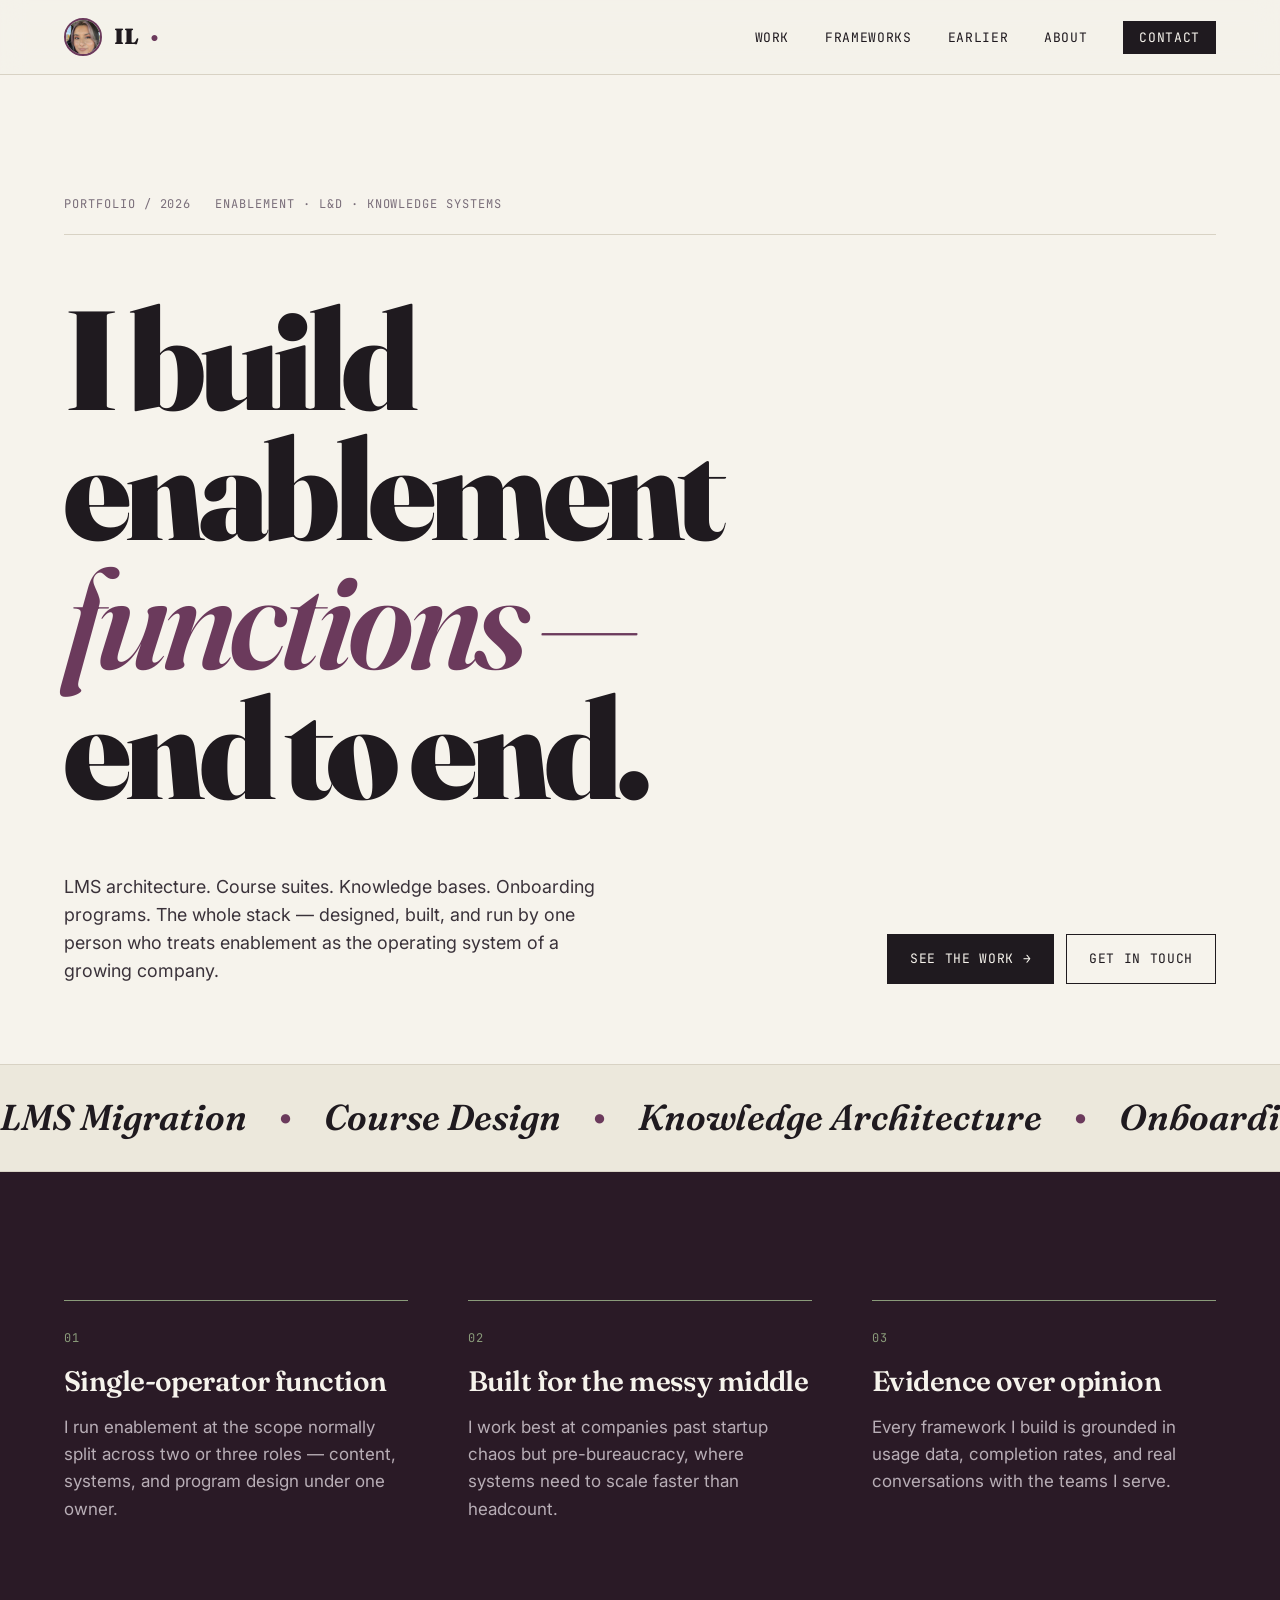
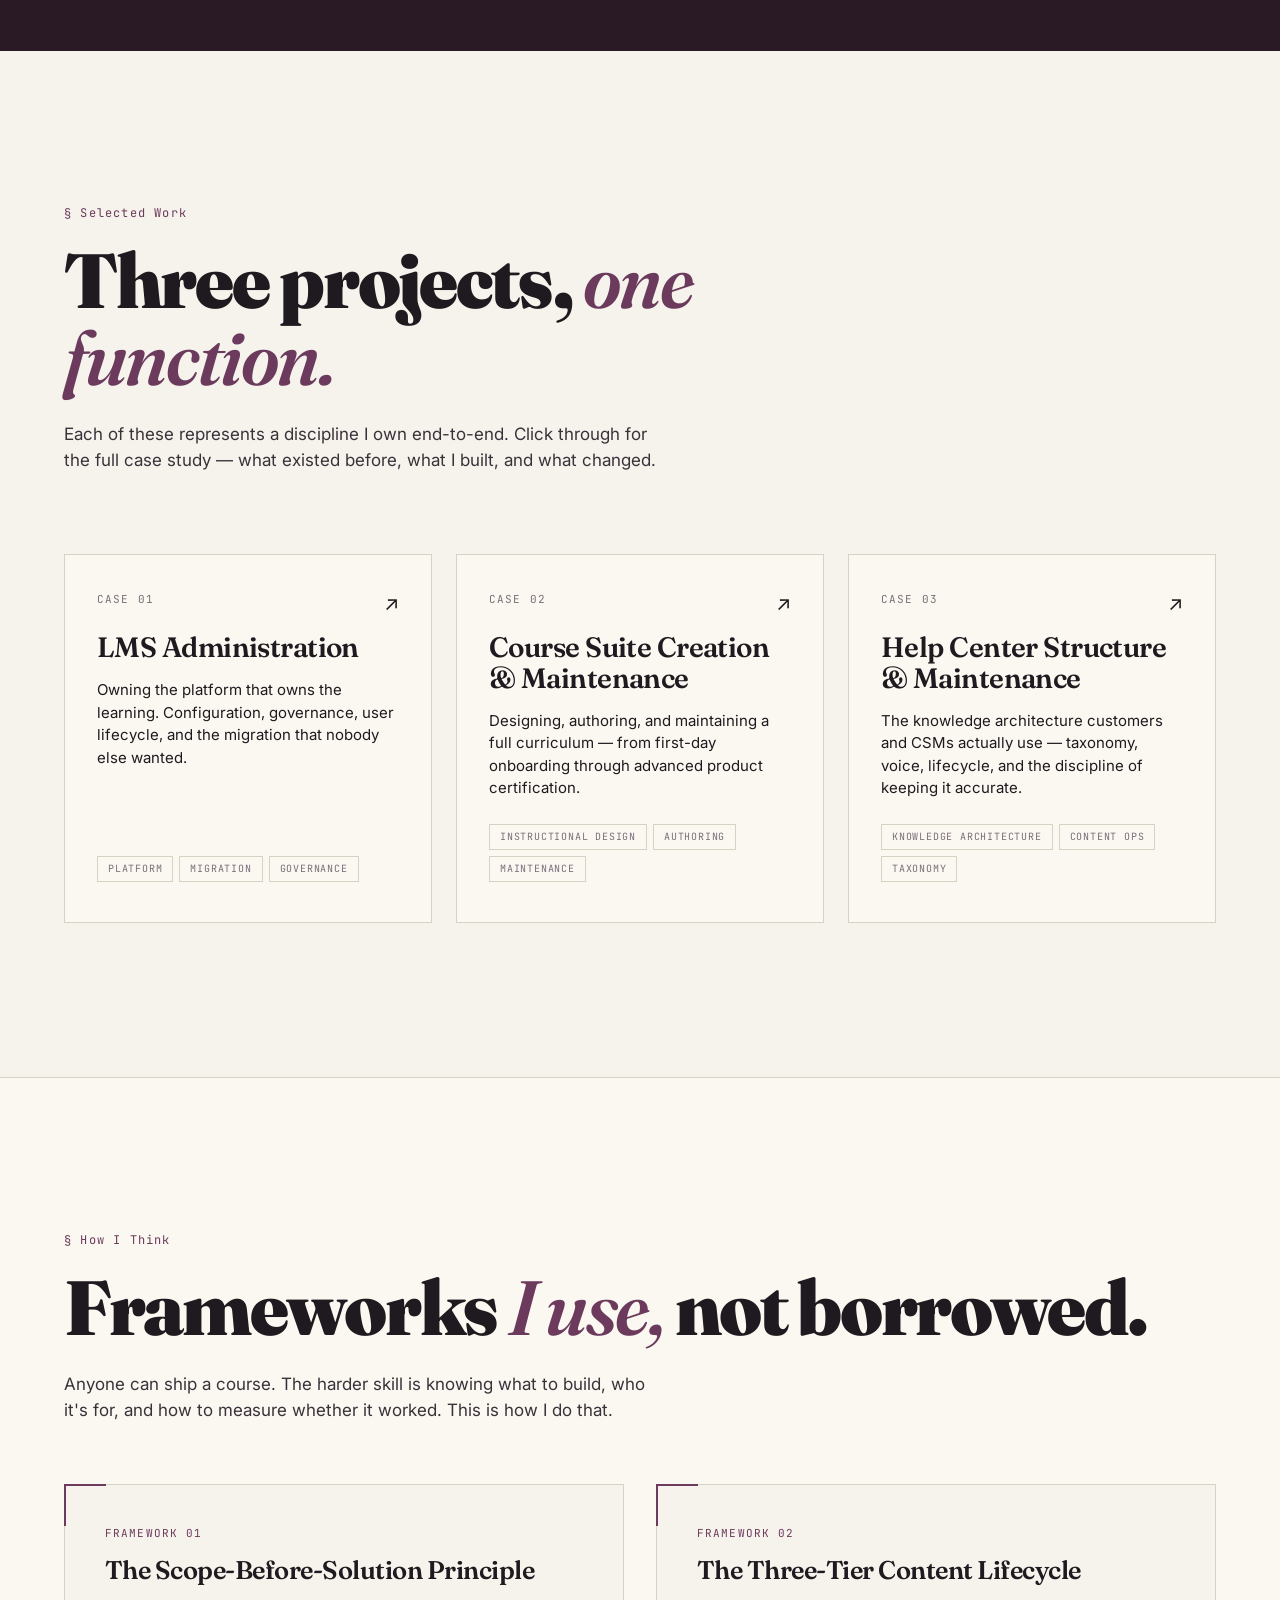
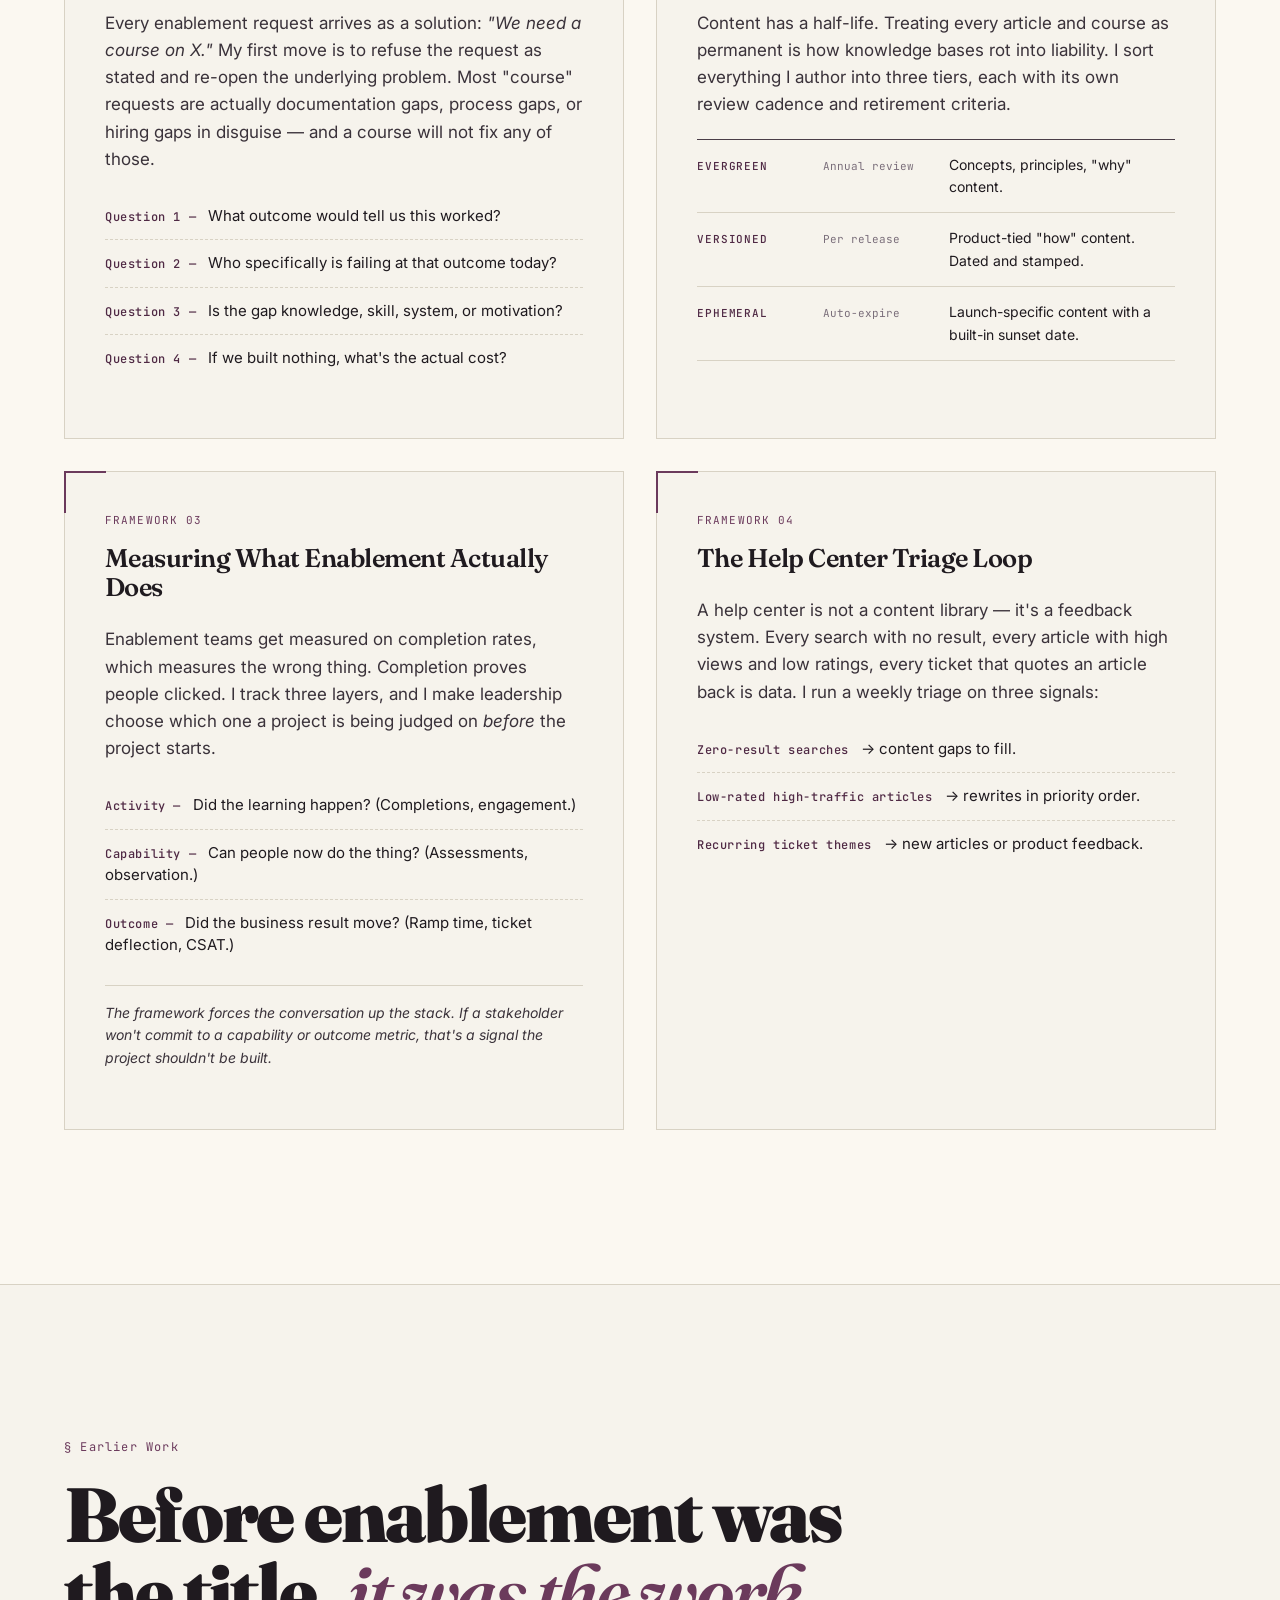
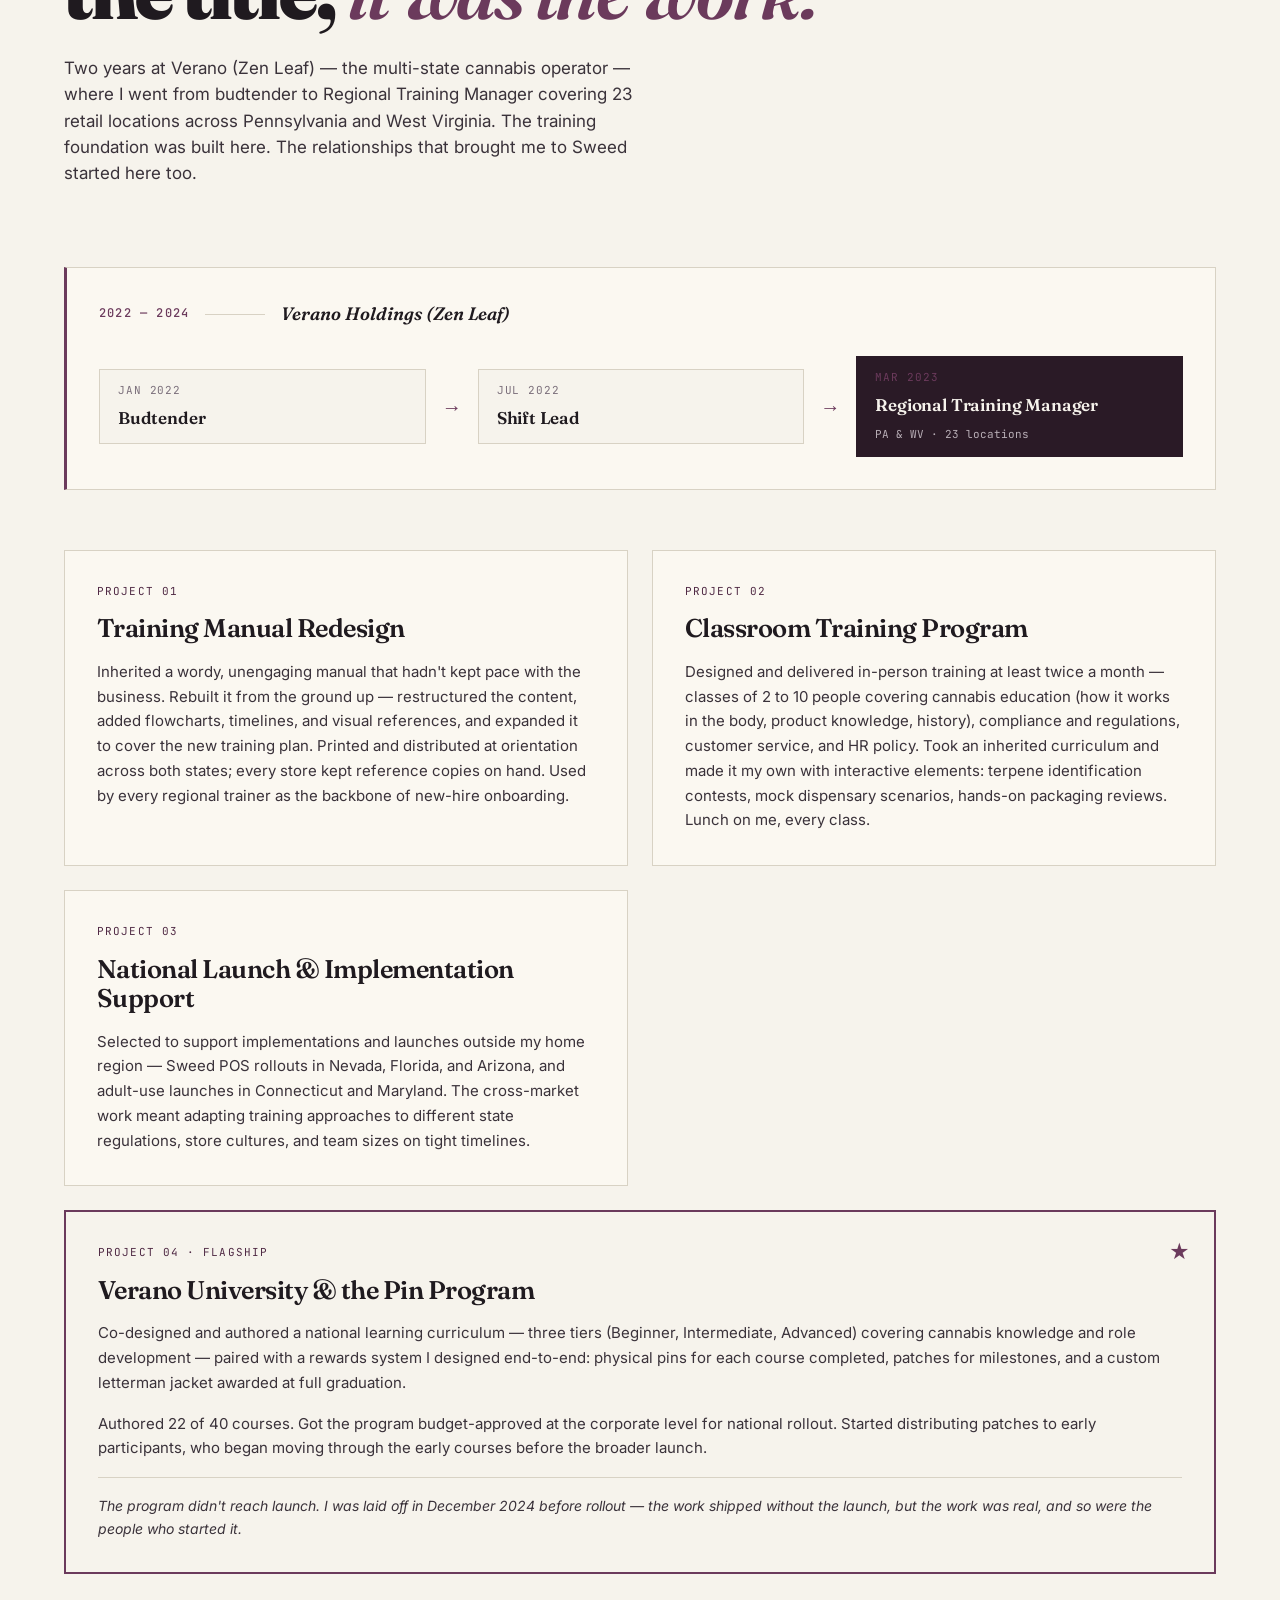
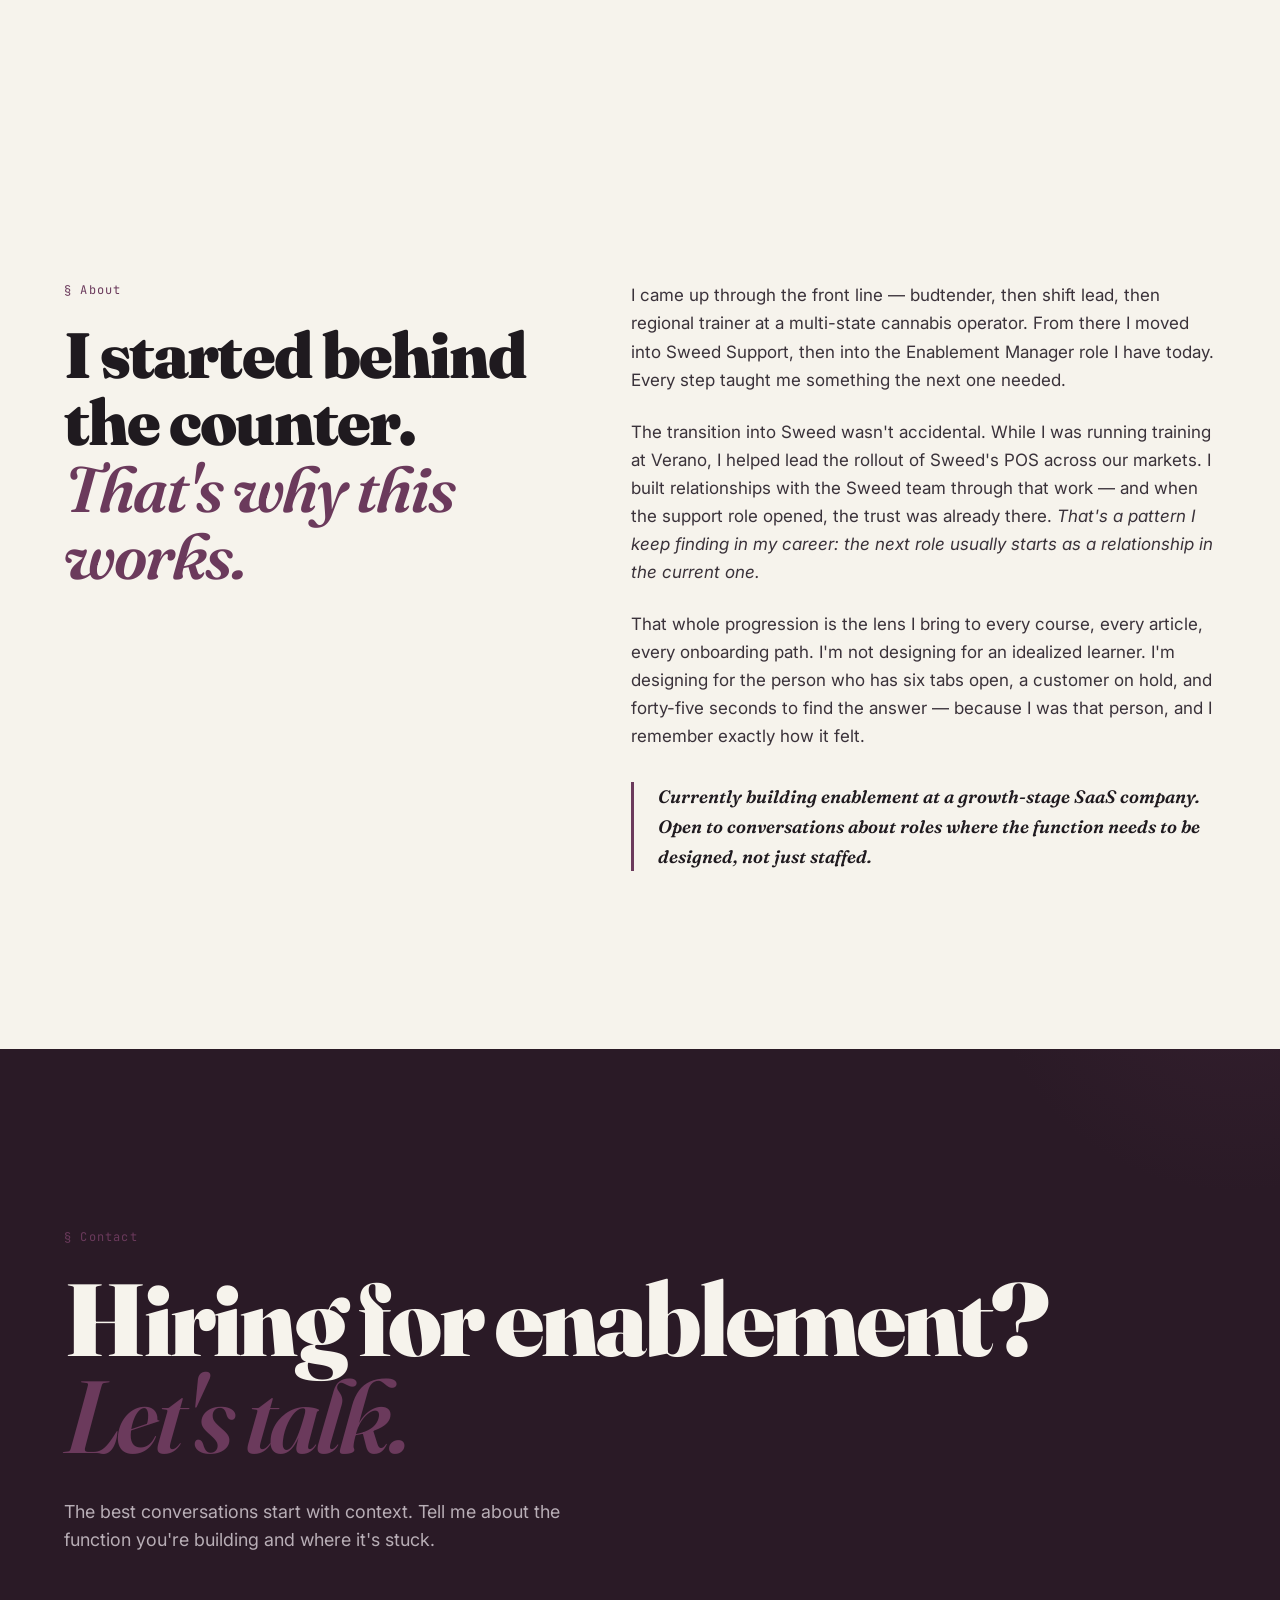
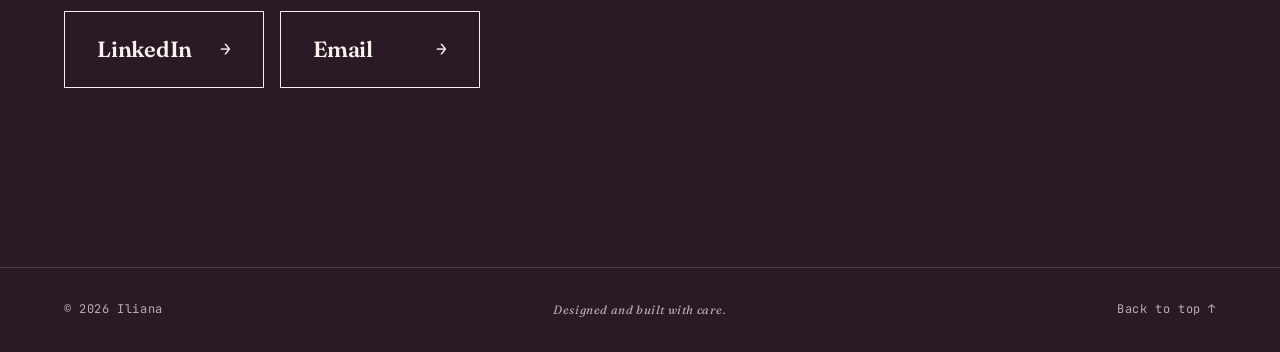
<file: index.html>
<!DOCTYPE html>
<html lang="en">
<head>
<meta charset="UTF-8">
<meta name="viewport" content="width=device-width, initial-scale=1.0">
<title>Iliana — Enablement, Built From Scratch</title>
<meta name="description" content="Enablement leader specializing in LMS architecture, course design, and knowledge systems for fast-moving SaaS companies.">
<link rel="preconnect" href="https://fonts.googleapis.com">
<link rel="preconnect" href="https://fonts.gstatic.com" crossorigin>
<link href="https://fonts.googleapis.com/css2?family=Fraunces:opsz,wght@9..144,400;9..144,600;9..144,900&family=Inter:wght@400;500;600&family=JetBrains+Mono:wght@400;500&display=swap" rel="stylesheet">
<link rel="stylesheet" href="styles.css">
</head>
<body>

<!-- TOP NAV -->
<nav class="nav">
  <div class="nav-inner">
    <a href="#top" class="nav-mark">
      <img src="avatar.jpg" alt="Iliana" class="nav-avatar">
      IL<span class="dot">●</span>
    </a>
    <ul class="nav-links">
      <li><a href="#work">Work</a></li>
      <li><a href="#frameworks">Frameworks</a></li>
      <li><a href="#earlier">Earlier</a></li>
      <li><a href="#about">About</a></li>
      <li><a href="#contact" class="nav-cta">Contact</a></li>
    </ul>
  </div>
</nav>

<!-- HERO -->
<header id="top" class="hero">
  <div class="hero-meta">
    <span class="meta-item">PORTFOLIO / 2026</span>
    <span class="meta-item">ENABLEMENT · L&D · KNOWLEDGE SYSTEMS</span>
  </div>

  <h1 class="hero-headline">
    <span class="line">I build</span>
    <span class="line">enablement</span>
    <span class="line italic">functions —</span>
    <span class="line">end to end.</span>
  </h1>

  <div class="hero-sub">
    <p>
      LMS architecture. Course suites. Knowledge bases. Onboarding programs.
      The whole stack — designed, built, and run by one person who treats
      enablement as the operating system of a growing company.
    </p>
    <div class="hero-actions">
      <a href="#work" class="btn-primary">See the work →</a>
      <a href="#contact" class="btn-ghost">Get in touch</a>
    </div>
  </div>

  <div class="hero-marquee" aria-hidden="true">
    <div class="marquee-track">
      <span>LMS Migration</span><span>●</span>
      <span>Course Design</span><span>●</span>
      <span>Knowledge Architecture</span><span>●</span>
      <span>Onboarding</span><span>●</span>
      <span>Needs Analysis</span><span>●</span>
      <span>Content Strategy</span><span>●</span>
      <span>LMS Migration</span><span>●</span>
      <span>Course Design</span><span>●</span>
      <span>Knowledge Architecture</span><span>●</span>
      <span>Onboarding</span><span>●</span>
      <span>Needs Analysis</span><span>●</span>
      <span>Content Strategy</span><span>●</span>
    </div>
  </div>
</header>

<!-- POSITIONING STRIP -->
<section class="strip">
  <div class="strip-inner">
    <div class="strip-block">
      <span class="strip-num">01</span>
      <h3>Single-operator function</h3>
      <p>I run enablement at the scope normally split across two or three roles — content, systems, and program design under one owner.</p>
    </div>
    <div class="strip-block">
      <span class="strip-num">02</span>
      <h3>Built for the messy middle</h3>
      <p>I work best at companies past startup chaos but pre-bureaucracy, where systems need to scale faster than headcount.</p>
    </div>
    <div class="strip-block">
      <span class="strip-num">03</span>
      <h3>Evidence over opinion</h3>
      <p>Every framework I build is grounded in usage data, completion rates, and real conversations with the teams I serve.</p>
    </div>
  </div>
</section>

<!-- WORK -->
<section id="work" class="work">
  <div class="section-head">
    <span class="kicker">§ Selected Work</span>
    <h2 class="section-title">Three projects, <em>one function.</em></h2>
    <p class="section-lede">
      Each of these represents a discipline I own end-to-end. Click through
      for the full case study — what existed before, what I built, and what changed.
    </p>
  </div>

  <div class="case-grid">
    <a href="case-lms.html" class="case-card">
      <div class="case-num">CASE 01</div>
      <h3 class="case-title">LMS Administration</h3>
      <p class="case-desc">
        Owning the platform that owns the learning. Configuration, governance,
        user lifecycle, and the migration that nobody else wanted.
      </p>
      <div class="case-tags">
        <span>Platform</span><span>Migration</span><span>Governance</span>
      </div>
      <div class="case-arrow">↗</div>
    </a>

    <a href="case-courses.html" class="case-card">
      <div class="case-num">CASE 02</div>
      <h3 class="case-title">Course Suite Creation &amp; Maintenance</h3>
      <p class="case-desc">
        Designing, authoring, and maintaining a full curriculum — from
        first-day onboarding through advanced product certification.
      </p>
      <div class="case-tags">
        <span>Instructional Design</span><span>Authoring</span><span>Maintenance</span>
      </div>
      <div class="case-arrow">↗</div>
    </a>

    <a href="case-helpcenter.html" class="case-card">
      <div class="case-num">CASE 03</div>
      <h3 class="case-title">Help Center Structure &amp; Maintenance</h3>
      <p class="case-desc">
        The knowledge architecture customers and CSMs actually use —
        taxonomy, voice, lifecycle, and the discipline of keeping it accurate.
      </p>
      <div class="case-tags">
        <span>Knowledge Architecture</span><span>Content Ops</span><span>Taxonomy</span>
      </div>
      <div class="case-arrow">↗</div>
    </a>
  </div>
</section>

<!-- FRAMEWORKS -->
<section id="frameworks" class="frameworks">
  <div class="section-head">
    <span class="kicker">§ How I Think</span>
    <h2 class="section-title">Frameworks <em>I use,</em> not borrowed.</h2>
    <p class="section-lede">
      Anyone can ship a course. The harder skill is knowing what to build,
      who it's for, and how to measure whether it worked. This is how I do that.
    </p>
  </div>

  <div class="fw-grid">

    <article class="fw-card">
      <header class="fw-head">
        <span class="fw-tag">FRAMEWORK 01</span>
        <h3>The Scope-Before-Solution Principle</h3>
      </header>
      <p>
        Every enablement request arrives as a solution: <em>"We need a course on X."</em>
        My first move is to refuse the request as stated and re-open the underlying problem.
        Most "course" requests are actually documentation gaps, process gaps, or hiring gaps
        in disguise — and a course will not fix any of those.
      </p>
      <ul class="fw-list">
        <li><strong>Question 1 —</strong> What outcome would tell us this worked?</li>
        <li><strong>Question 2 —</strong> Who specifically is failing at that outcome today?</li>
        <li><strong>Question 3 —</strong> Is the gap knowledge, skill, system, or motivation?</li>
        <li><strong>Question 4 —</strong> If we built nothing, what's the actual cost?</li>
      </ul>
    </article>

    <article class="fw-card">
      <header class="fw-head">
        <span class="fw-tag">FRAMEWORK 02</span>
        <h3>The Three-Tier Content Lifecycle</h3>
      </header>
      <p>
        Content has a half-life. Treating every article and course as permanent is
        how knowledge bases rot into liability. I sort everything I author into three tiers,
        each with its own review cadence and retirement criteria.
      </p>
      <div class="tier-table">
        <div class="tier-row">
          <span class="tier-label">EVERGREEN</span>
          <span class="tier-cad">Annual review</span>
          <span class="tier-desc">Concepts, principles, "why" content.</span>
        </div>
        <div class="tier-row">
          <span class="tier-label">VERSIONED</span>
          <span class="tier-cad">Per release</span>
          <span class="tier-desc">Product-tied "how" content. Dated and stamped.</span>
        </div>
        <div class="tier-row">
          <span class="tier-label">EPHEMERAL</span>
          <span class="tier-cad">Auto-expire</span>
          <span class="tier-desc">Launch-specific content with a built-in sunset date.</span>
        </div>
      </div>
    </article>

    <article class="fw-card">
      <header class="fw-head">
        <span class="fw-tag">FRAMEWORK 03</span>
        <h3>Measuring What Enablement Actually Does</h3>
      </header>
      <p>
        Enablement teams get measured on completion rates, which measures the wrong thing.
        Completion proves people clicked. I track three layers, and I make leadership choose
        which one a project is being judged on <em>before</em> the project starts.
      </p>
      <ul class="fw-list">
        <li><strong>Activity —</strong> Did the learning happen? (Completions, engagement.)</li>
        <li><strong>Capability —</strong> Can people now do the thing? (Assessments, observation.)</li>
        <li><strong>Outcome —</strong> Did the business result move? (Ramp time, ticket deflection, CSAT.)</li>
      </ul>
      <p class="fw-coda">
        The framework forces the conversation up the stack. If a stakeholder won't commit
        to a capability or outcome metric, that's a signal the project shouldn't be built.
      </p>
    </article>

    <article class="fw-card">
      <header class="fw-head">
        <span class="fw-tag">FRAMEWORK 04</span>
        <h3>The Help Center Triage Loop</h3>
      </header>
      <p>
        A help center is not a content library — it's a feedback system. Every search
        with no result, every article with high views and low ratings, every ticket
        that quotes an article back is data. I run a weekly triage on three signals:
      </p>
      <ul class="fw-list">
        <li><strong>Zero-result searches</strong> → content gaps to fill.</li>
        <li><strong>Low-rated high-traffic articles</strong> → rewrites in priority order.</li>
        <li><strong>Recurring ticket themes</strong> → new articles or product feedback.</li>
      </ul>
    </article>

  </div>
</section>

<!-- EARLIER WORK -->
<section id="earlier" class="earlier">
  <div class="section-head">
    <span class="kicker">§ Earlier Work</span>
    <h2 class="section-title">Before enablement was the title, <em>it was the work.</em></h2>
    <p class="section-lede">
      Two years at Verano (Zen Leaf) — the multi-state cannabis operator —
      where I went from budtender to Regional Training Manager covering 23
      retail locations across Pennsylvania and West Virginia. The training
      foundation was built here. The relationships that brought me to Sweed
      started here too.
    </p>
  </div>

  <div class="earlier-arc">
    <div class="arc-meta">
      <span class="arc-label">2022 — 2024</span>
      <span class="arc-divider"></span>
      <span class="arc-company">Verano Holdings (Zen Leaf)</span>
    </div>

    <div class="arc-progression">
      <div class="arc-step">
        <span class="arc-year">JAN 2022</span>
        <span class="arc-role">Budtender</span>
      </div>
      <div class="arc-arrow">→</div>
      <div class="arc-step">
        <span class="arc-year">JUL 2022</span>
        <span class="arc-role">Shift Lead</span>
      </div>
      <div class="arc-arrow">→</div>
      <div class="arc-step arc-step-current">
        <span class="arc-year">MAR 2023</span>
        <span class="arc-role">Regional Training Manager</span>
        <span class="arc-scope">PA &amp; WV · 23 locations</span>
      </div>
    </div>
  </div>

  <div class="earlier-grid">

    <article class="earlier-card">
      <span class="earlier-num">PROJECT 01</span>
      <h3>Training Manual Redesign</h3>
      <p>
        Inherited a wordy, unengaging manual that hadn't kept pace with the
        business. Rebuilt it from the ground up — restructured the content,
        added flowcharts, timelines, and visual references, and expanded it
        to cover the new training plan. Printed and distributed at orientation
        across both states; every store kept reference copies on hand. Used by
        every regional trainer as the backbone of new-hire onboarding.
      </p>
    </article>

    <article class="earlier-card">
      <span class="earlier-num">PROJECT 02</span>
      <h3>Classroom Training Program</h3>
      <p>
        Designed and delivered in-person training at least twice a month — classes
        of 2 to 10 people covering cannabis education (how it works in the body,
        product knowledge, history), compliance and regulations, customer service,
        and HR policy. Took an inherited curriculum and made it my own with
        interactive elements: terpene identification contests, mock dispensary
        scenarios, hands-on packaging reviews. Lunch on me, every class.
      </p>
    </article>

    <article class="earlier-card">
      <span class="earlier-num">PROJECT 03</span>
      <h3>National Launch &amp; Implementation Support</h3>
      <p>
        Selected to support implementations and launches outside my home region —
        Sweed POS rollouts in Nevada, Florida, and Arizona, and adult-use launches
        in Connecticut and Maryland. The cross-market work meant adapting training
        approaches to different state regulations, store cultures, and team
        sizes on tight timelines.
      </p>
    </article>

    <article class="earlier-card earlier-card-feature">
      <span class="earlier-num">PROJECT 04 · FLAGSHIP</span>
      <h3>Verano University &amp; the Pin Program</h3>
      <p>
        Co-designed and authored a national learning curriculum — three tiers
        (Beginner, Intermediate, Advanced) covering cannabis knowledge and role
        development — paired with a rewards system I designed end-to-end:
        physical pins for each course completed, patches for milestones, and
        a custom letterman jacket awarded at full graduation.
      </p>
      <p>
        Authored 22 of 40 courses. Got the program budget-approved at the
        corporate level for national rollout. Started distributing patches
        to early participants, who began moving through the early courses
        before the broader launch.
      </p>
      <p class="earlier-coda">
        The program didn't reach launch. I was laid off in December 2024
        before rollout — the work shipped without the launch, but the work
        was real, and so were the people who started it.
      </p>
    </article>

  </div>
</section>

<!-- ABOUT -->
<section id="about" class="about">
  <div class="about-grid">
    <div class="about-left">
      <span class="kicker">§ About</span>
      <h2>I started behind the counter. <em>That's why this works.</em></h2>
    </div>
    <div class="about-right">
      <p>
        I came up through the front line — budtender, then shift lead, then
        regional trainer at a multi-state cannabis operator. From there I moved
        into Sweed Support, then into the Enablement Manager role I have today.
        Every step taught me something the next one needed.
      </p>
      <p>
        The transition into Sweed wasn't accidental. While I was running training
        at Verano, I helped lead the rollout of Sweed's POS across our markets.
        I built relationships with the Sweed team through that work — and when
        the support role opened, the trust was already there. <em>That's a
        pattern I keep finding in my career: the next role usually starts as a
        relationship in the current one.</em>
      </p>
      <p>
        That whole progression is the lens I bring to every course, every
        article, every onboarding path. I'm not designing for an idealized
        learner. I'm designing for the person who has six tabs open, a customer
        on hold, and forty-five seconds to find the answer — because I was
        that person, and I remember exactly how it felt.
      </p>
      <p class="about-coda">
        Currently building enablement at a growth-stage SaaS company. Open to
        conversations about roles where the function needs to be designed,
        not just staffed.
      </p>
    </div>
  </div>
</section>

<!-- CONTACT -->
<section id="contact" class="contact">
  <div class="contact-inner">
    <span class="kicker light">§ Contact</span>
    <h2 class="contact-headline">
      Hiring for enablement?<br>
      <em>Let's talk.</em>
    </h2>
    <p class="contact-sub">
      The best conversations start with context. Tell me about the function
      you're building and where it's stuck.
    </p>
    <div class="contact-links">
      <a href="https://www.linkedin.com/in/ilianagarcia22/" target="_blank" rel="noopener" class="contact-btn">
        <span class="btn-label">LinkedIn</span>
        <span class="btn-arrow">→</span>
      </a>
      <a href="mailto:ilianag33@gmail.com" class="contact-btn">
        <span class="btn-label">Email</span>
        <span class="btn-arrow">→</span>
      </a>
    </div>
  </div>
</section>

<!-- FOOTER -->
<footer class="footer">
  <div class="footer-inner">
    <span>© 2026 Iliana</span>
    <span class="footer-mid">Designed and built with care.</span>
    <a href="#top">Back to top ↑</a>
  </div>
</footer>

</body>
</html>
</file>
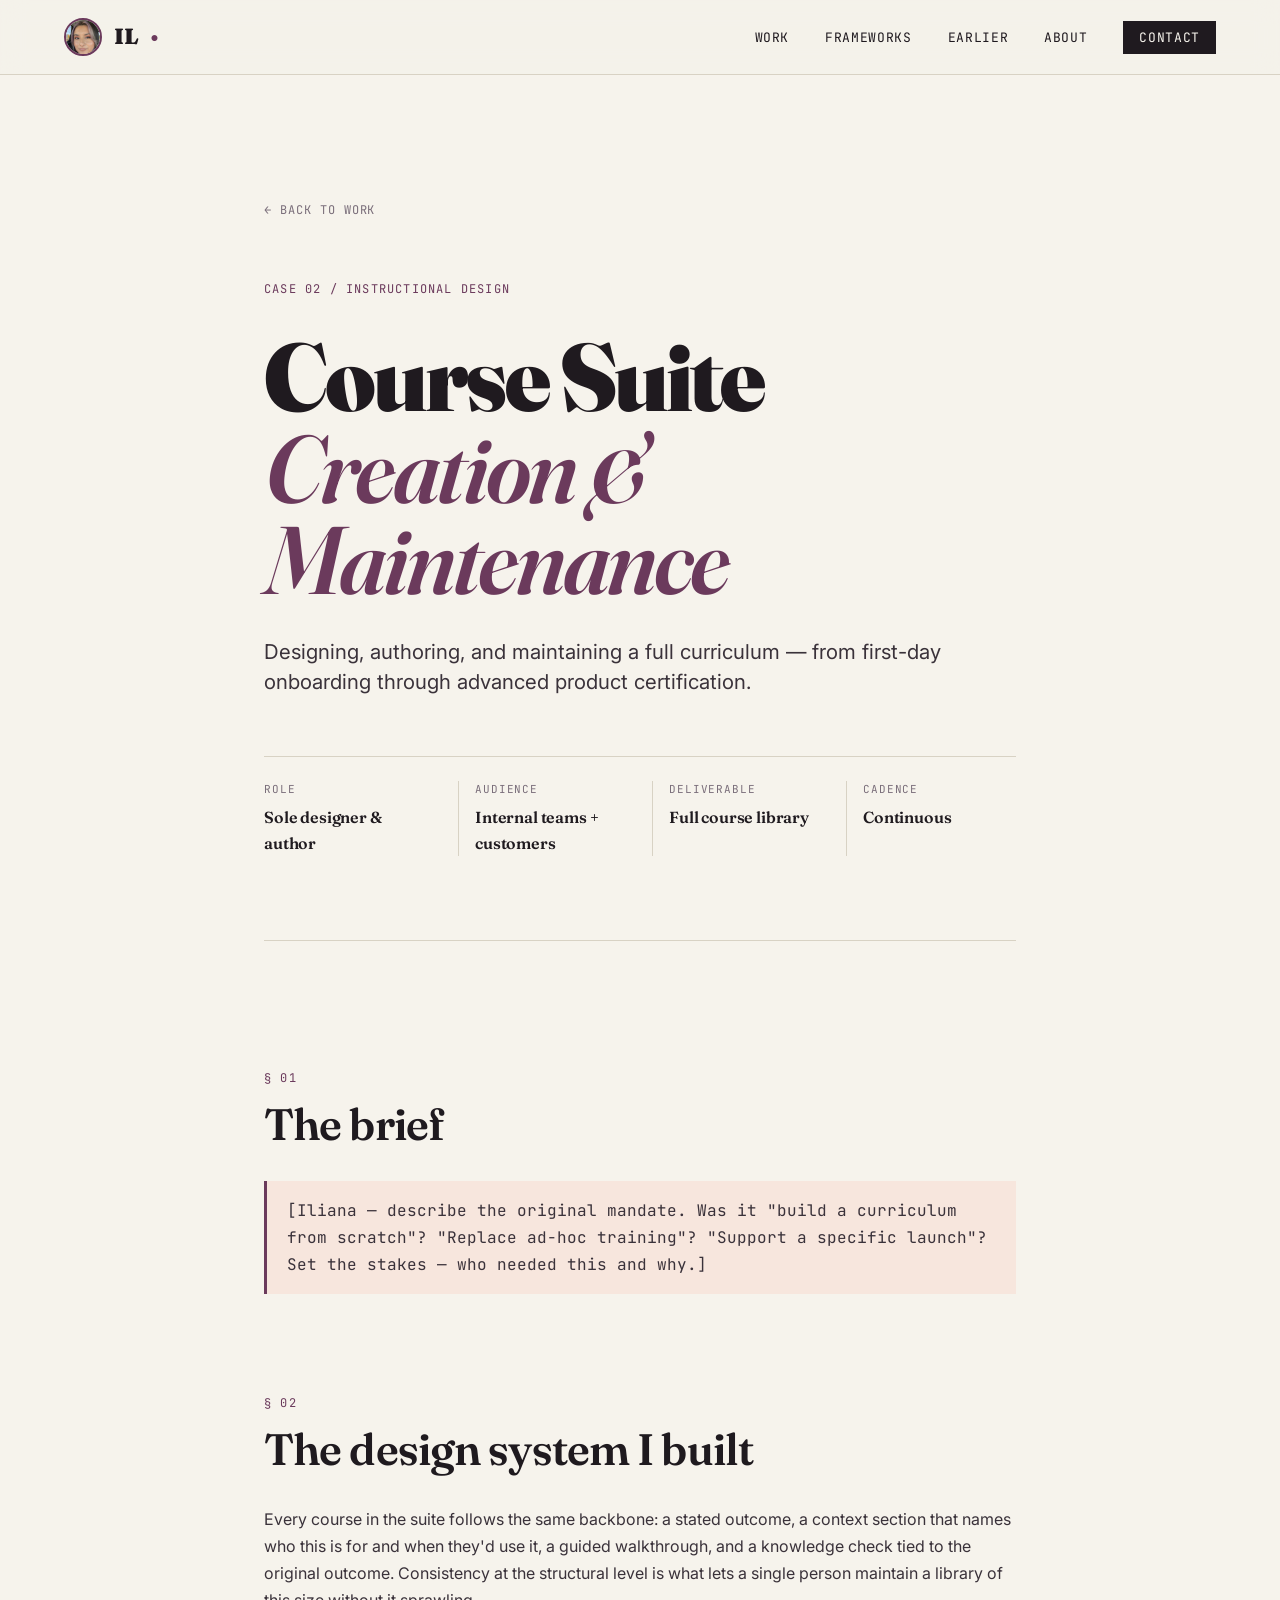
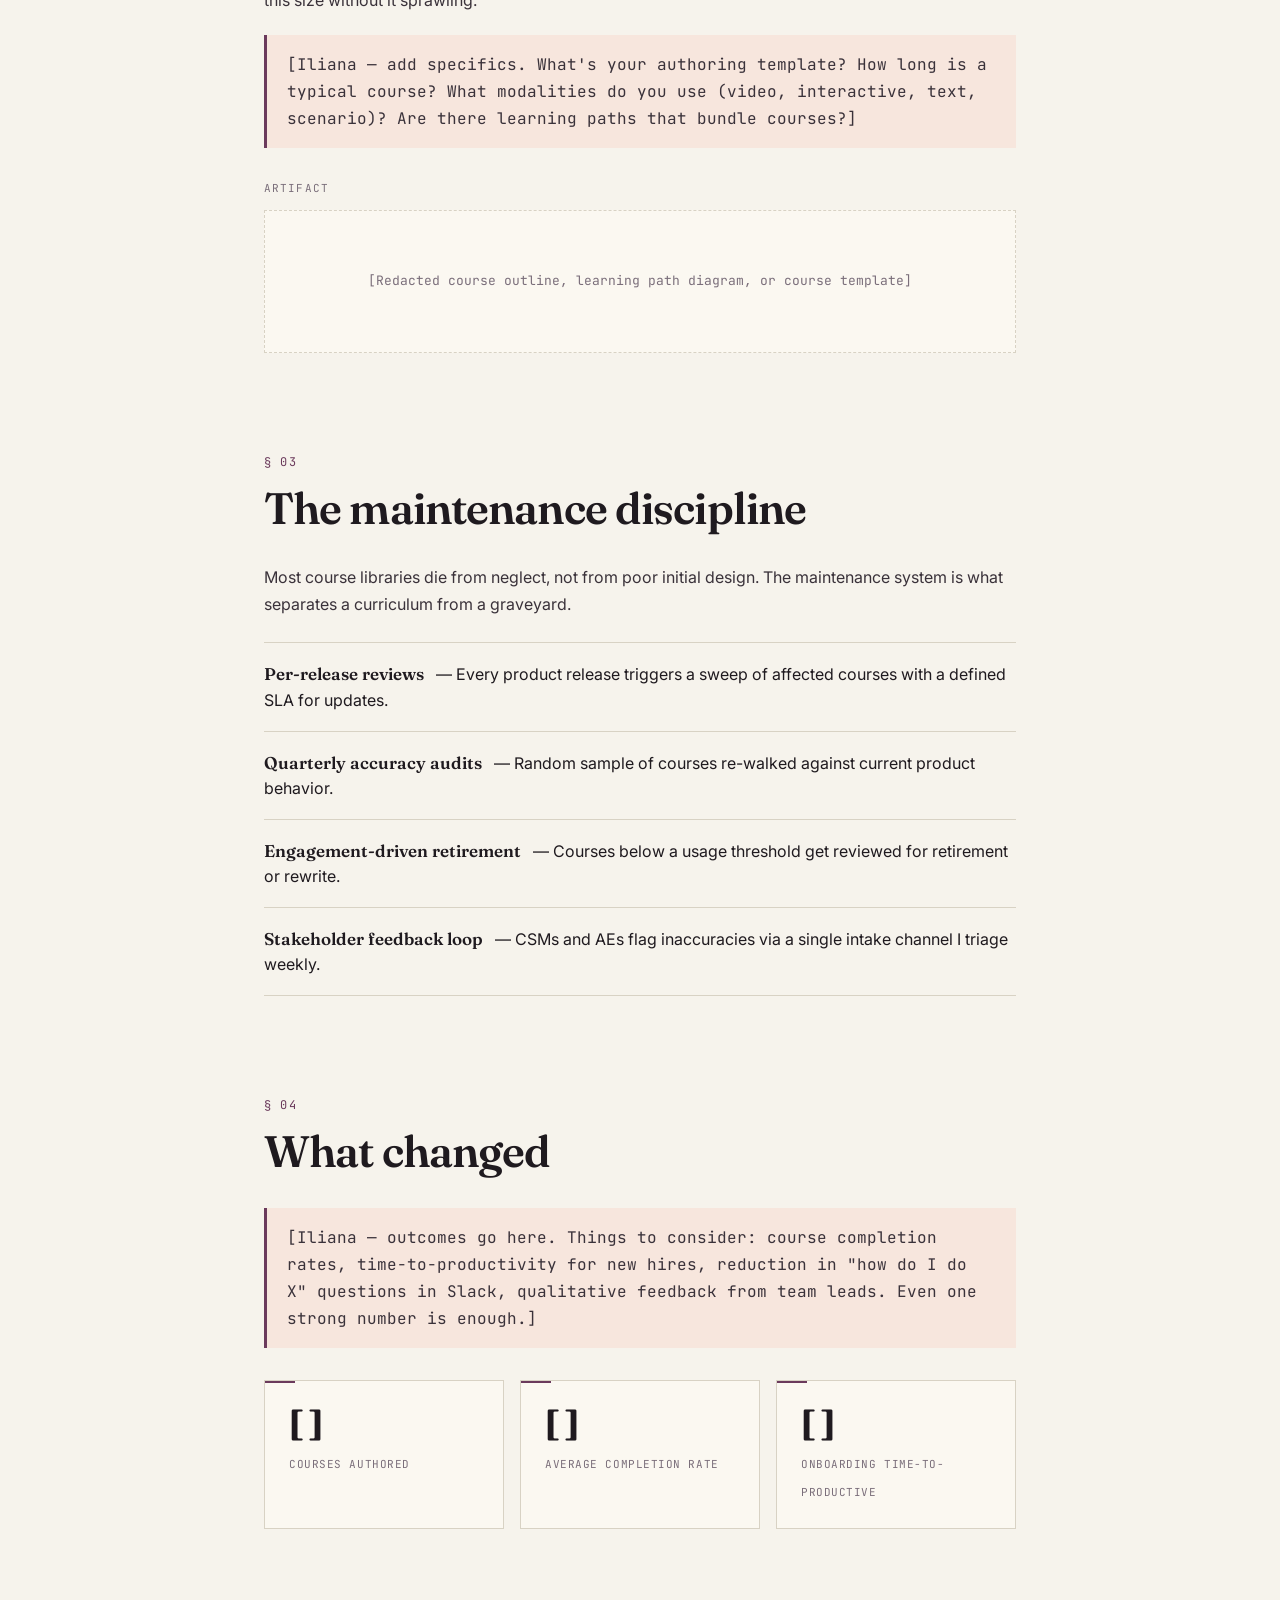
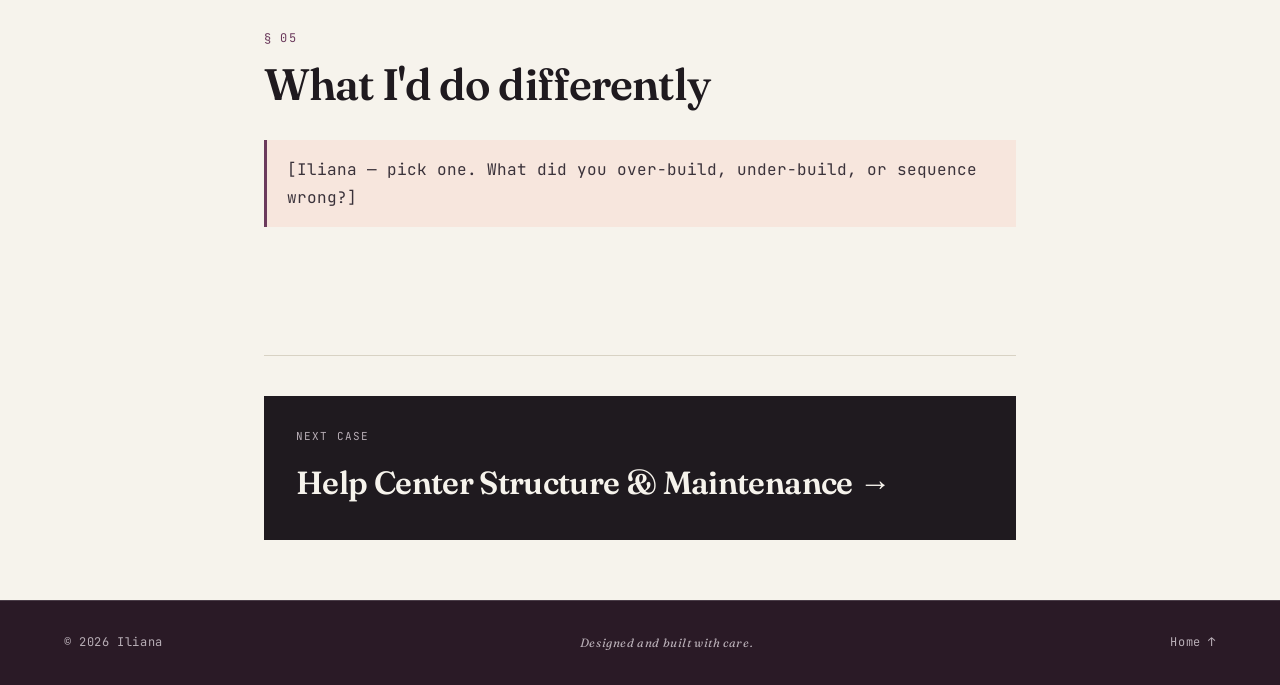
<file: case-courses.html>
<!DOCTYPE html>
<html lang="en">
<head>
<meta charset="UTF-8">
<meta name="viewport" content="width=device-width, initial-scale=1.0">
<title>Course Suite Creation & Maintenance — Iliana</title>
<link rel="preconnect" href="https://fonts.googleapis.com">
<link rel="preconnect" href="https://fonts.gstatic.com" crossorigin>
<link href="https://fonts.googleapis.com/css2?family=Fraunces:opsz,wght@9..144,400;9..144,600;9..144,900&family=Inter:wght@400;500;600&family=JetBrains+Mono:wght@400;500&display=swap" rel="stylesheet">
<link rel="stylesheet" href="styles.css">
<link rel="stylesheet" href="case.css">
</head>
<body>

<nav class="nav">
  <div class="nav-inner">
    <a href="index.html" class="nav-mark">
      <img src="avatar.jpg" alt="Iliana" class="nav-avatar">
      IL<span class="dot">●</span>
    </a>
    <ul class="nav-links">
      <li><a href="index.html#work">Work</a></li>
      <li><a href="index.html#frameworks">Frameworks</a></li>
      <li><a href="index.html#earlier">Earlier</a></li>
      <li><a href="index.html#about">About</a></li>
      <li><a href="index.html#contact" class="nav-cta">Contact</a></li>
    </ul>
  </div>
</nav>

<article class="case">

  <header class="case-hero">
    <a href="index.html#work" class="back-link">← Back to work</a>
    <span class="case-kicker">CASE 02 / INSTRUCTIONAL DESIGN</span>
    <h1 class="case-h1">Course Suite <em>Creation &amp; Maintenance</em></h1>
    <p class="case-subtitle">
      Designing, authoring, and maintaining a full curriculum — from
      first-day onboarding through advanced product certification.
    </p>

    <dl class="case-spec">
      <div><dt>Role</dt><dd>Sole designer &amp; author</dd></div>
      <div><dt>Audience</dt><dd>Internal teams + customers</dd></div>
      <div><dt>Deliverable</dt><dd>Full course library</dd></div>
      <div><dt>Cadence</dt><dd>Continuous</dd></div>
    </dl>
  </header>

  <section class="case-section">
    <div class="case-section-head">
      <span class="case-num">§ 01</span>
      <h2>The brief</h2>
    </div>
    <div class="case-body">
      <p class="case-placeholder-note">[Iliana — describe the original mandate. Was it "build a curriculum from scratch"? "Replace ad-hoc training"? "Support a specific launch"? Set the stakes — who needed this and why.]</p>
    </div>
  </section>

  <section class="case-section">
    <div class="case-section-head">
      <span class="case-num">§ 02</span>
      <h2>The design system I built</h2>
    </div>
    <div class="case-body">
      <p>
        Every course in the suite follows the same backbone: a stated outcome,
        a context section that names who this is for and when they'd use it,
        a guided walkthrough, and a knowledge check tied to the original outcome.
        Consistency at the structural level is what lets a single person
        maintain a library of this size without it sprawling.
      </p>

      <p class="case-placeholder-note">[Iliana — add specifics. What's your authoring template? How long is a typical course? What modalities do you use (video, interactive, text, scenario)? Are there learning paths that bundle courses?]</p>

      <div class="case-artifact">
        <span class="artifact-label">ARTIFACT</span>
        <div class="artifact-placeholder">
          [Redacted course outline, learning path diagram, or course template]
        </div>
      </div>
    </div>
  </section>

  <section class="case-section">
    <div class="case-section-head">
      <span class="case-num">§ 03</span>
      <h2>The maintenance discipline</h2>
    </div>
    <div class="case-body">
      <p>
        Most course libraries die from neglect, not from poor initial design.
        The maintenance system is what separates a curriculum from a graveyard.
      </p>
      <ul class="case-bullets">
        <li><strong>Per-release reviews</strong> — Every product release triggers a sweep of affected courses with a defined SLA for updates.</li>
        <li><strong>Quarterly accuracy audits</strong> — Random sample of courses re-walked against current product behavior.</li>
        <li><strong>Engagement-driven retirement</strong> — Courses below a usage threshold get reviewed for retirement or rewrite.</li>
        <li><strong>Stakeholder feedback loop</strong> — CSMs and AEs flag inaccuracies via a single intake channel I triage weekly.</li>
      </ul>
    </div>
  </section>

  <section class="case-section">
    <div class="case-section-head">
      <span class="case-num">§ 04</span>
      <h2>What changed</h2>
    </div>
    <div class="case-body">
      <p class="case-placeholder-note">[Iliana — outcomes go here. Things to consider: course completion rates, time-to-productivity for new hires, reduction in "how do I do X" questions in Slack, qualitative feedback from team leads. Even one strong number is enough.]</p>

      <div class="case-metrics">
        <div class="metric">
          <span class="metric-num">[ ]</span>
          <span class="metric-label">Courses authored</span>
        </div>
        <div class="metric">
          <span class="metric-num">[ ]</span>
          <span class="metric-label">Average completion rate</span>
        </div>
        <div class="metric">
          <span class="metric-num">[ ]</span>
          <span class="metric-label">Onboarding time-to-productive</span>
        </div>
      </div>
    </div>
  </section>

  <section class="case-section">
    <div class="case-section-head">
      <span class="case-num">§ 05</span>
      <h2>What I'd do differently</h2>
    </div>
    <div class="case-body">
      <p class="case-placeholder-note">[Iliana — pick one. What did you over-build, under-build, or sequence wrong?]</p>
    </div>
  </section>

  <nav class="case-next">
    <a href="case-helpcenter.html" class="next-link">
      <span class="next-label">Next case</span>
      <span class="next-title">Help Center Structure &amp; Maintenance →</span>
    </a>
  </nav>

</article>

<footer class="footer">
  <div class="footer-inner">
    <span>© 2026 Iliana</span>
    <span class="footer-mid">Designed and built with care.</span>
    <a href="index.html">Home ↑</a>
  </div>
</footer>

</body>
</html>
</file>
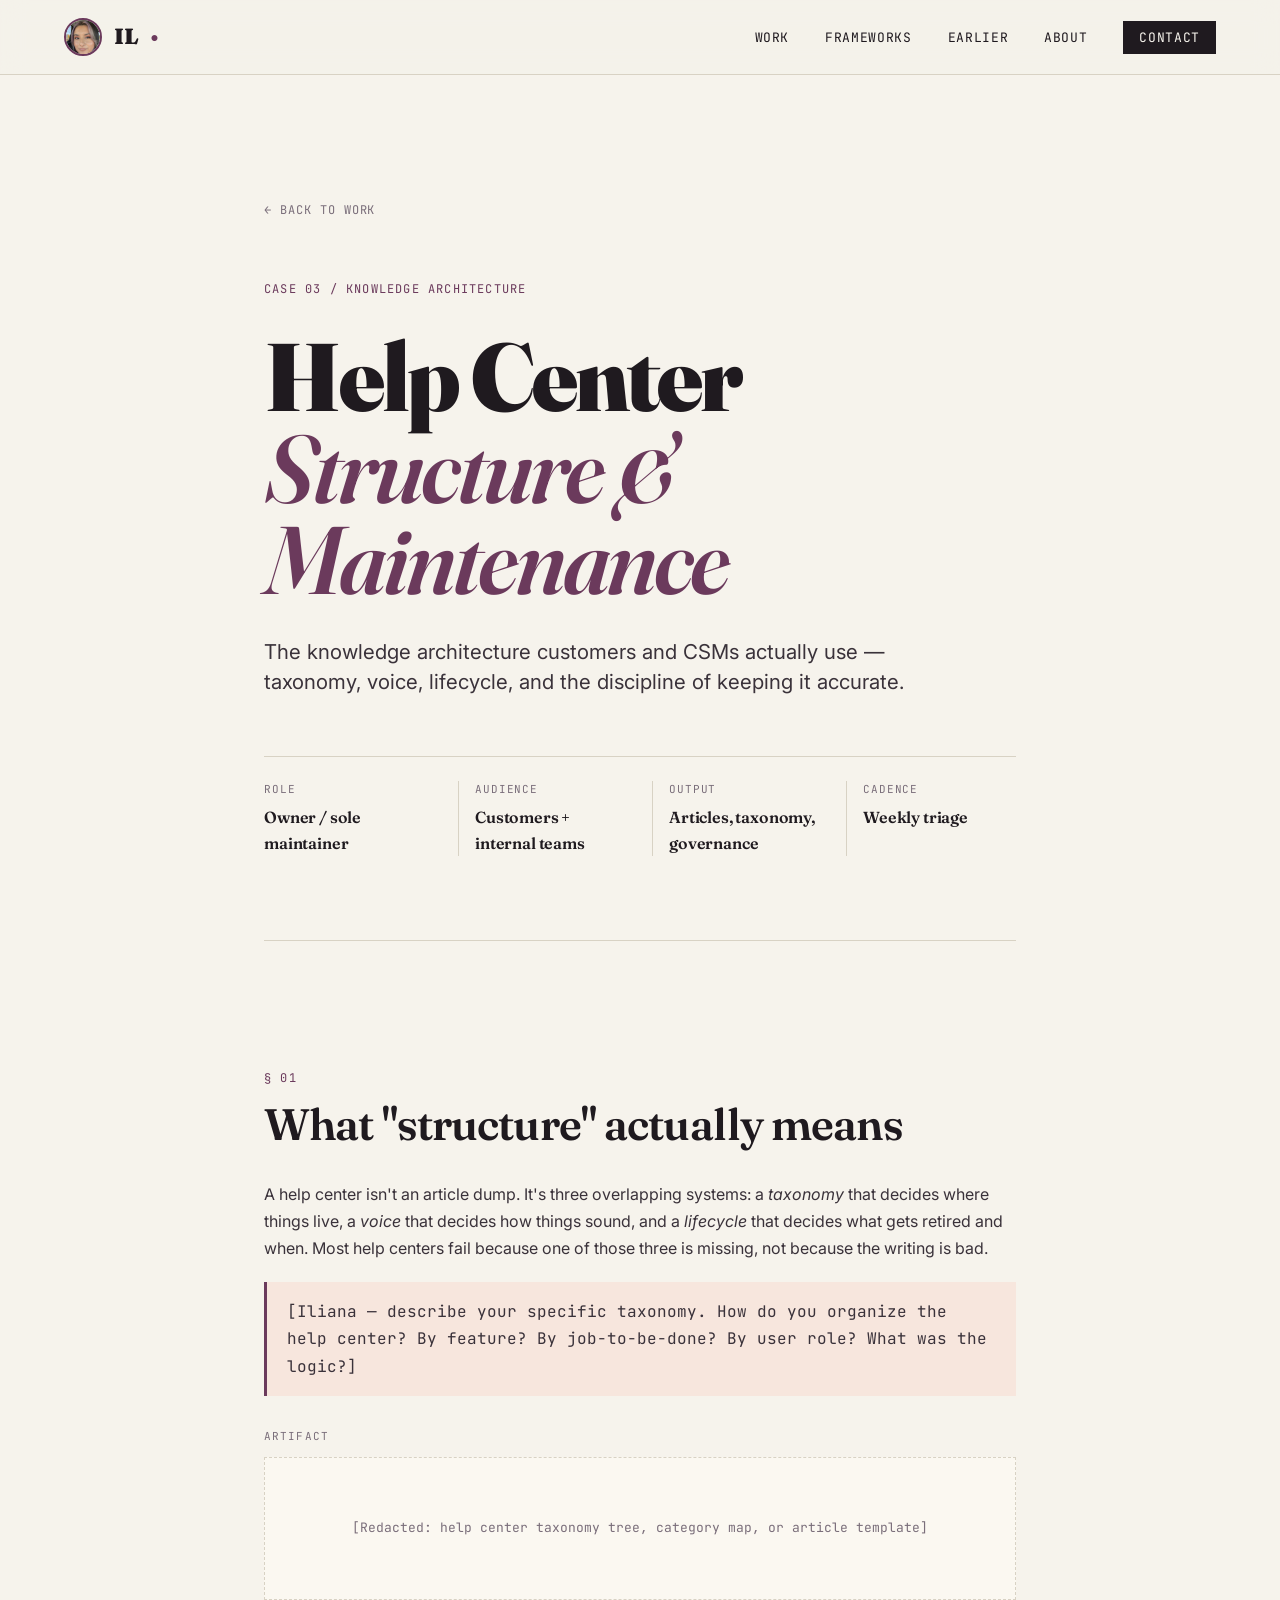
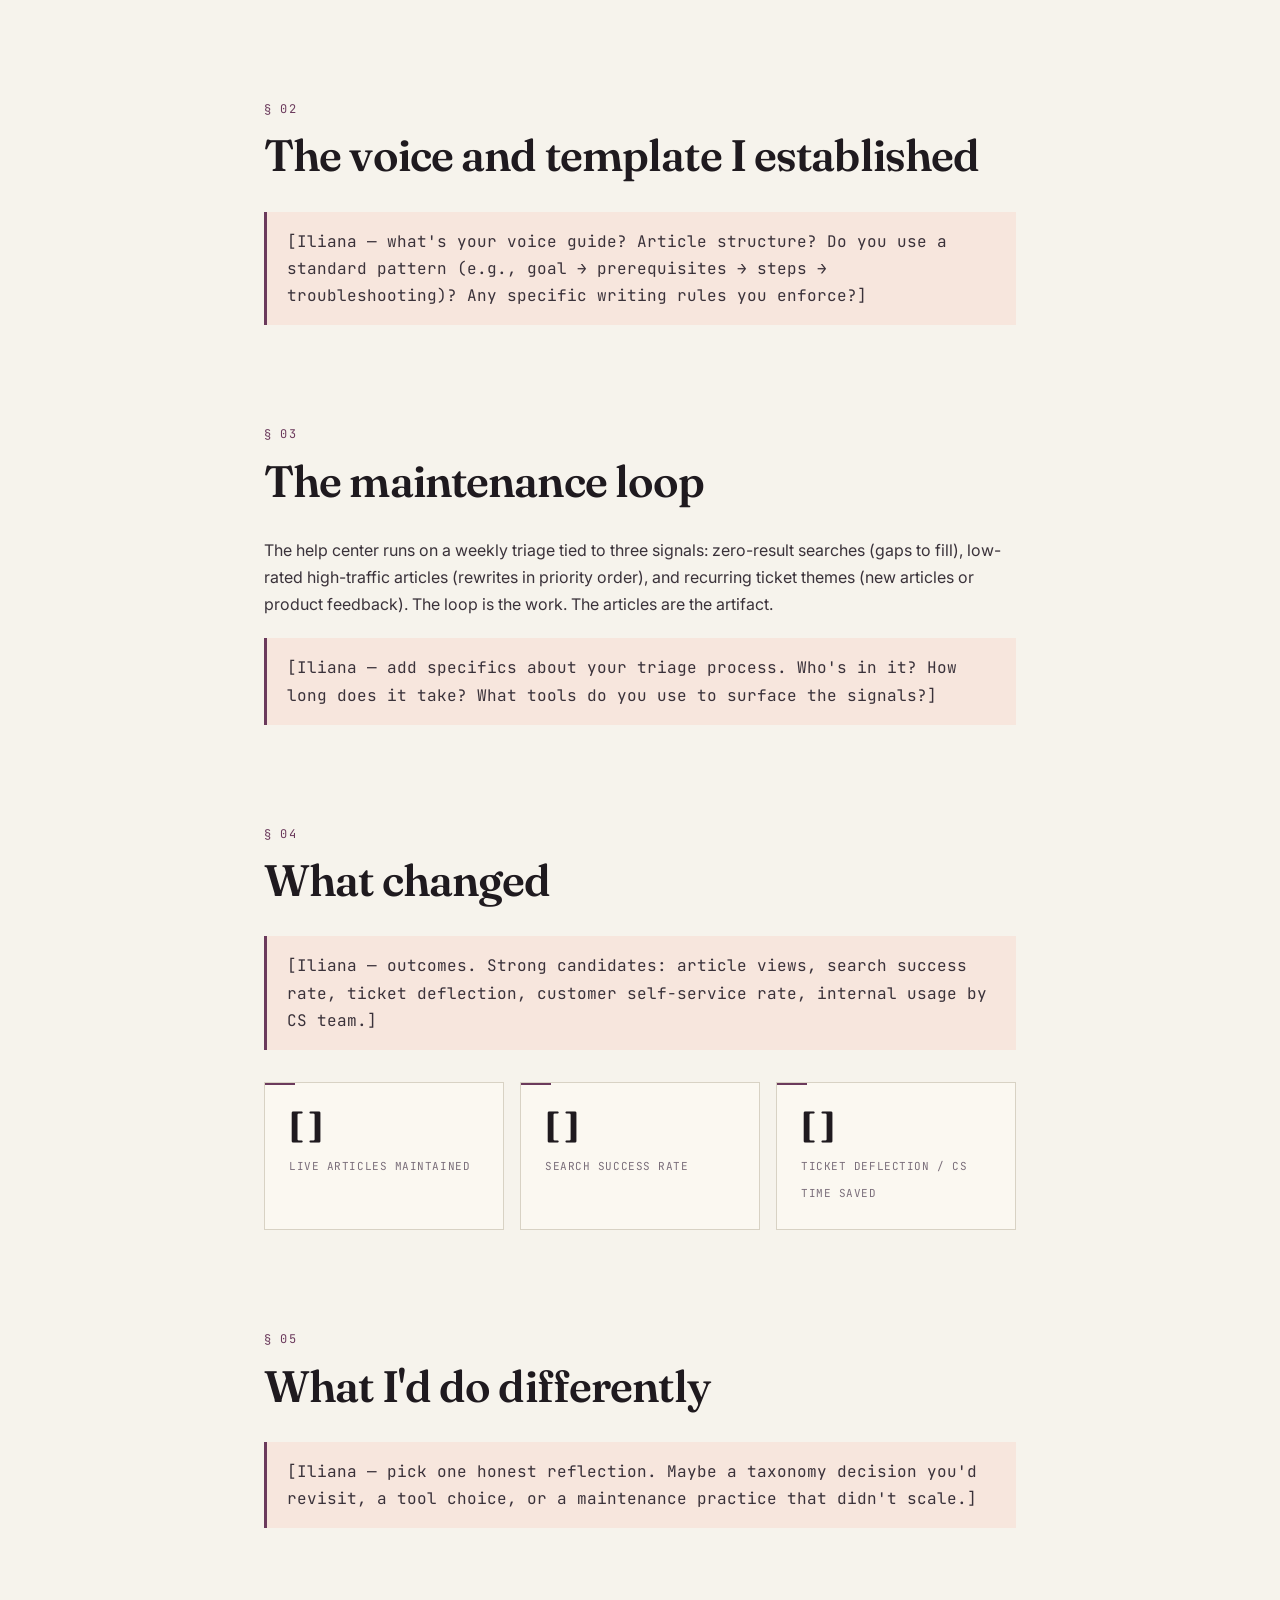
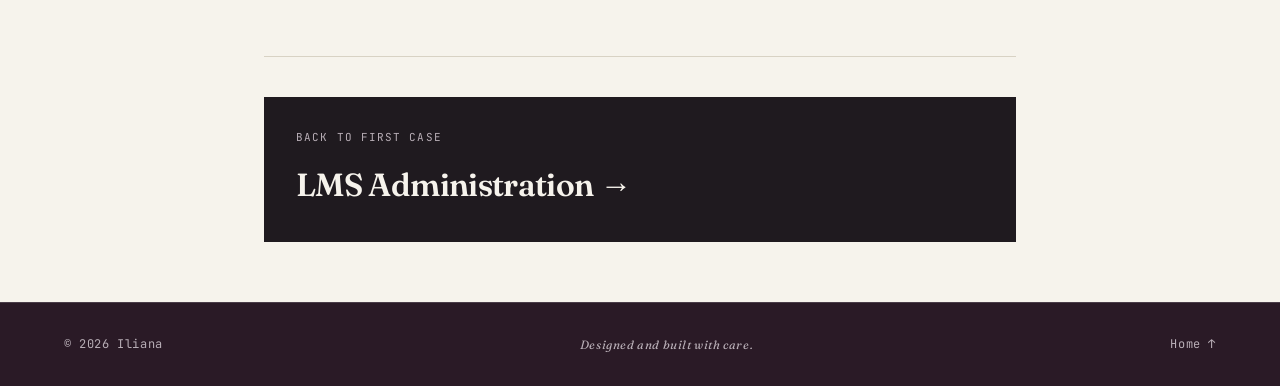
<file: case-helpcenter.html>
<!DOCTYPE html>
<html lang="en">
<head>
<meta charset="UTF-8">
<meta name="viewport" content="width=device-width, initial-scale=1.0">
<title>Help Center Structure & Maintenance — Iliana</title>
<link rel="preconnect" href="https://fonts.googleapis.com">
<link rel="preconnect" href="https://fonts.gstatic.com" crossorigin>
<link href="https://fonts.googleapis.com/css2?family=Fraunces:opsz,wght@9..144,400;9..144,600;9..144,900&family=Inter:wght@400;500;600&family=JetBrains+Mono:wght@400;500&display=swap" rel="stylesheet">
<link rel="stylesheet" href="styles.css">
<link rel="stylesheet" href="case.css">
</head>
<body>

<nav class="nav">
  <div class="nav-inner">
    <a href="index.html" class="nav-mark">
      <img src="avatar.jpg" alt="Iliana" class="nav-avatar">
      IL<span class="dot">●</span>
    </a>
    <ul class="nav-links">
      <li><a href="index.html#work">Work</a></li>
      <li><a href="index.html#frameworks">Frameworks</a></li>
      <li><a href="index.html#earlier">Earlier</a></li>
      <li><a href="index.html#about">About</a></li>
      <li><a href="index.html#contact" class="nav-cta">Contact</a></li>
    </ul>
  </div>
</nav>

<article class="case">

  <header class="case-hero">
    <a href="index.html#work" class="back-link">← Back to work</a>
    <span class="case-kicker">CASE 03 / KNOWLEDGE ARCHITECTURE</span>
    <h1 class="case-h1">Help Center <em>Structure &amp; Maintenance</em></h1>
    <p class="case-subtitle">
      The knowledge architecture customers and CSMs actually use —
      taxonomy, voice, lifecycle, and the discipline of keeping it accurate.
    </p>

    <dl class="case-spec">
      <div><dt>Role</dt><dd>Owner / sole maintainer</dd></div>
      <div><dt>Audience</dt><dd>Customers + internal teams</dd></div>
      <div><dt>Output</dt><dd>Articles, taxonomy, governance</dd></div>
      <div><dt>Cadence</dt><dd>Weekly triage</dd></div>
    </dl>
  </header>

  <section class="case-section">
    <div class="case-section-head">
      <span class="case-num">§ 01</span>
      <h2>What "structure" actually means</h2>
    </div>
    <div class="case-body">
      <p>
        A help center isn't an article dump. It's three overlapping systems:
        a <em>taxonomy</em> that decides where things live, a <em>voice</em> that
        decides how things sound, and a <em>lifecycle</em> that decides what
        gets retired and when. Most help centers fail because one of those
        three is missing, not because the writing is bad.
      </p>
      <p class="case-placeholder-note">[Iliana — describe your specific taxonomy. How do you organize the help center? By feature? By job-to-be-done? By user role? What was the logic?]</p>

      <div class="case-artifact">
        <span class="artifact-label">ARTIFACT</span>
        <div class="artifact-placeholder">
          [Redacted: help center taxonomy tree, category map, or article template]
        </div>
      </div>
    </div>
  </section>

  <section class="case-section">
    <div class="case-section-head">
      <span class="case-num">§ 02</span>
      <h2>The voice and template I established</h2>
    </div>
    <div class="case-body">
      <p class="case-placeholder-note">[Iliana — what's your voice guide? Article structure? Do you use a standard pattern (e.g., goal → prerequisites → steps → troubleshooting)? Any specific writing rules you enforce?]</p>
    </div>
  </section>

  <section class="case-section">
    <div class="case-section-head">
      <span class="case-num">§ 03</span>
      <h2>The maintenance loop</h2>
    </div>
    <div class="case-body">
      <p>
        The help center runs on a weekly triage tied to three signals: zero-result
        searches (gaps to fill), low-rated high-traffic articles (rewrites in
        priority order), and recurring ticket themes (new articles or product
        feedback). The loop is the work. The articles are the artifact.
      </p>
      <p class="case-placeholder-note">[Iliana — add specifics about your triage process. Who's in it? How long does it take? What tools do you use to surface the signals?]</p>
    </div>
  </section>

  <section class="case-section">
    <div class="case-section-head">
      <span class="case-num">§ 04</span>
      <h2>What changed</h2>
    </div>
    <div class="case-body">
      <p class="case-placeholder-note">[Iliana — outcomes. Strong candidates: article views, search success rate, ticket deflection, customer self-service rate, internal usage by CS team.]</p>

      <div class="case-metrics">
        <div class="metric">
          <span class="metric-num">[ ]</span>
          <span class="metric-label">Live articles maintained</span>
        </div>
        <div class="metric">
          <span class="metric-num">[ ]</span>
          <span class="metric-label">Search success rate</span>
        </div>
        <div class="metric">
          <span class="metric-num">[ ]</span>
          <span class="metric-label">Ticket deflection / CS time saved</span>
        </div>
      </div>
    </div>
  </section>

  <section class="case-section">
    <div class="case-section-head">
      <span class="case-num">§ 05</span>
      <h2>What I'd do differently</h2>
    </div>
    <div class="case-body">
      <p class="case-placeholder-note">[Iliana — pick one honest reflection. Maybe a taxonomy decision you'd revisit, a tool choice, or a maintenance practice that didn't scale.]</p>
    </div>
  </section>

  <nav class="case-next">
    <a href="case-lms.html" class="next-link">
      <span class="next-label">Back to first case</span>
      <span class="next-title">LMS Administration →</span>
    </a>
  </nav>

</article>

<footer class="footer">
  <div class="footer-inner">
    <span>© 2026 Iliana</span>
    <span class="footer-mid">Designed and built with care.</span>
    <a href="index.html">Home ↑</a>
  </div>
</footer>

</body>
</html>
</file>
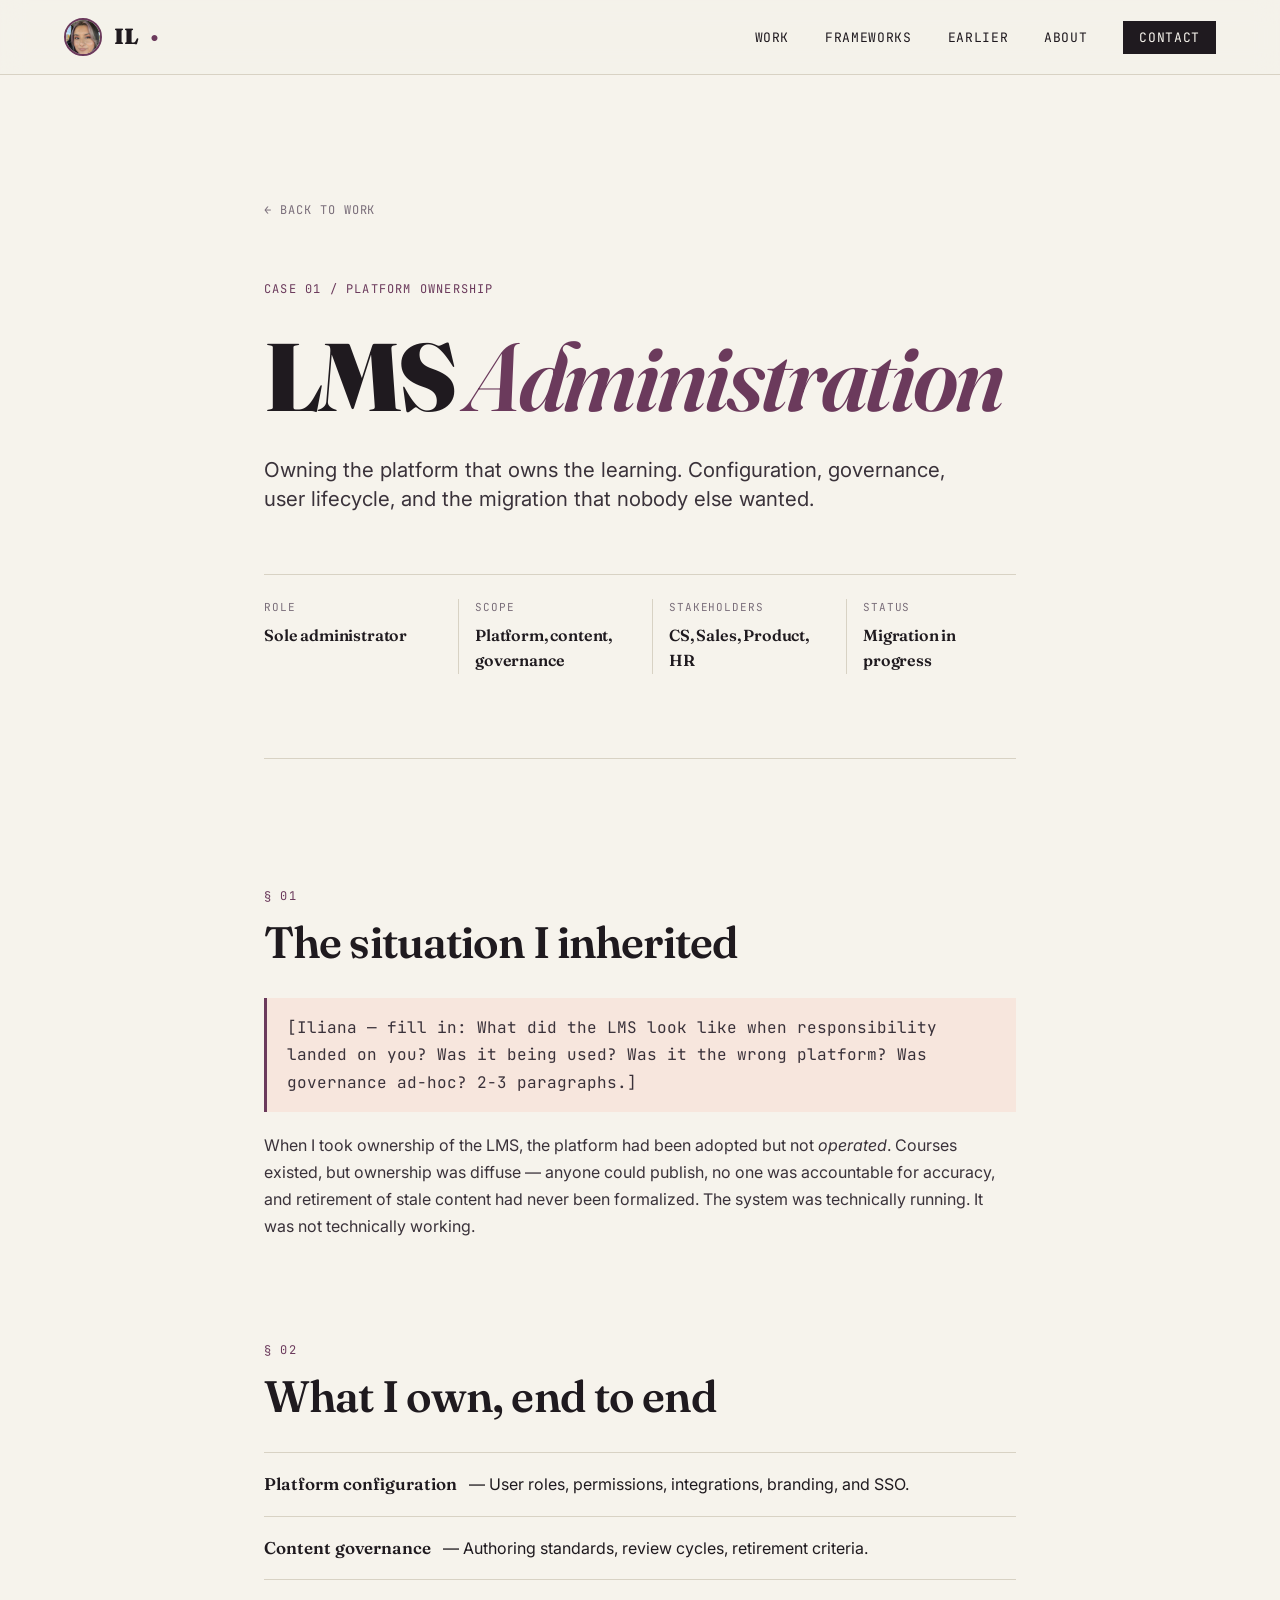
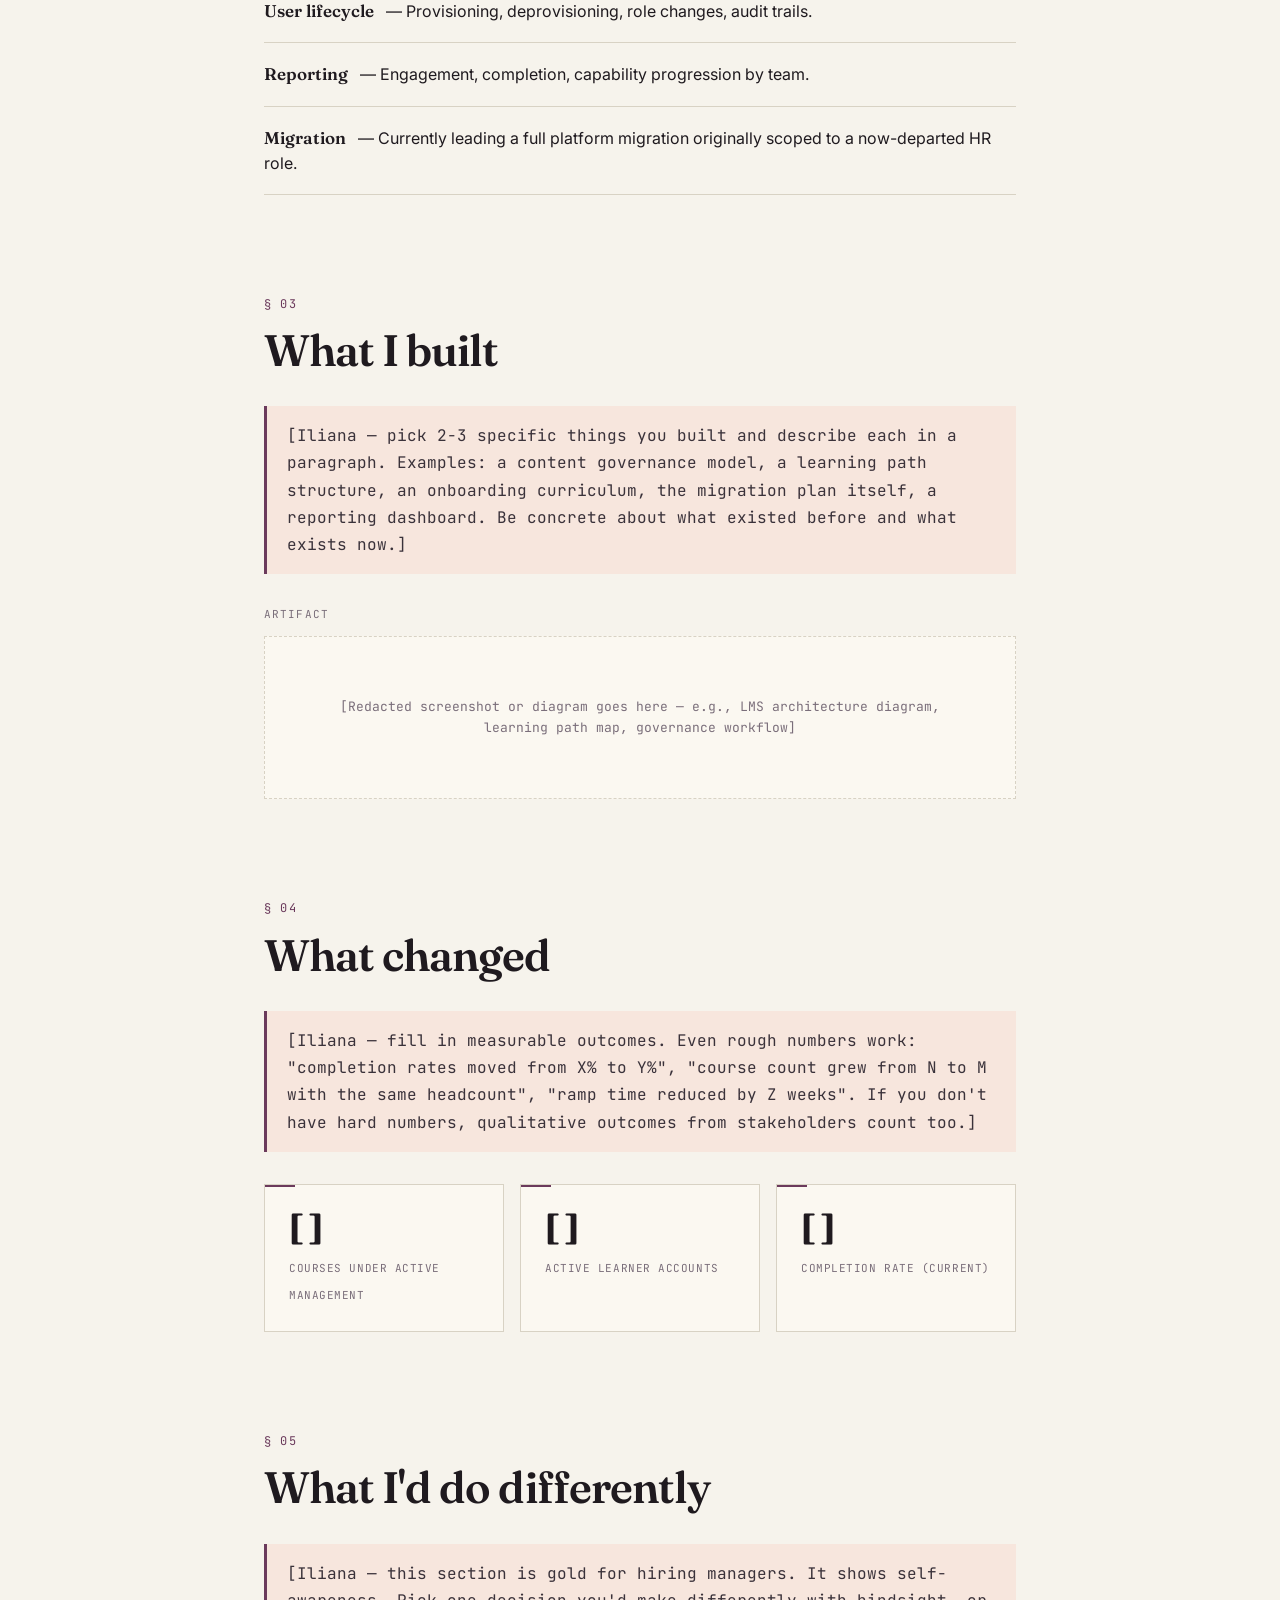
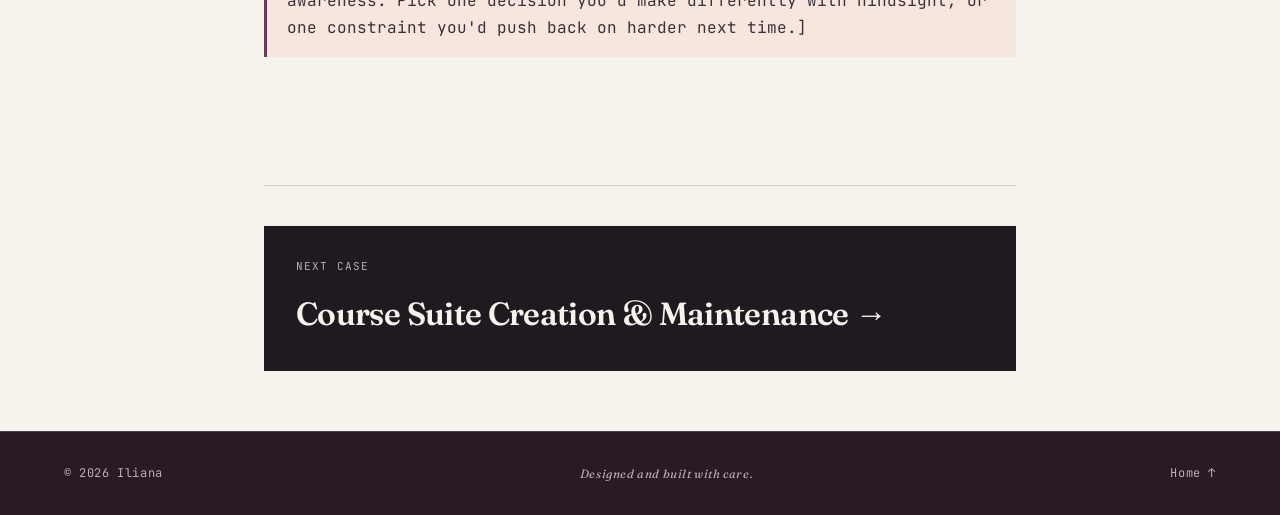
<file: case-lms.html>
<!DOCTYPE html>
<html lang="en">
<head>
<meta charset="UTF-8">
<meta name="viewport" content="width=device-width, initial-scale=1.0">
<title>LMS Administration — Iliana</title>
<link rel="preconnect" href="https://fonts.googleapis.com">
<link rel="preconnect" href="https://fonts.gstatic.com" crossorigin>
<link href="https://fonts.googleapis.com/css2?family=Fraunces:opsz,wght@9..144,400;9..144,600;9..144,900&family=Inter:wght@400;500;600&family=JetBrains+Mono:wght@400;500&display=swap" rel="stylesheet">
<link rel="stylesheet" href="styles.css">
<link rel="stylesheet" href="case.css">
</head>
<body>

<nav class="nav">
  <div class="nav-inner">
    <a href="index.html" class="nav-mark">
      <img src="avatar.jpg" alt="Iliana" class="nav-avatar">
      IL<span class="dot">●</span>
    </a>
    <ul class="nav-links">
      <li><a href="index.html#work">Work</a></li>
      <li><a href="index.html#frameworks">Frameworks</a></li>
      <li><a href="index.html#earlier">Earlier</a></li>
      <li><a href="index.html#about">About</a></li>
      <li><a href="index.html#contact" class="nav-cta">Contact</a></li>
    </ul>
  </div>
</nav>

<article class="case">

  <header class="case-hero">
    <a href="index.html#work" class="back-link">← Back to work</a>
    <span class="case-kicker">CASE 01 / PLATFORM OWNERSHIP</span>
    <h1 class="case-h1">LMS <em>Administration</em></h1>
    <p class="case-subtitle">
      Owning the platform that owns the learning. Configuration, governance,
      user lifecycle, and the migration that nobody else wanted.
    </p>

    <dl class="case-spec">
      <div><dt>Role</dt><dd>Sole administrator</dd></div>
      <div><dt>Scope</dt><dd>Platform, content, governance</dd></div>
      <div><dt>Stakeholders</dt><dd>CS, Sales, Product, HR</dd></div>
      <div><dt>Status</dt><dd>Migration in progress</dd></div>
    </dl>
  </header>

  <!-- SITUATION -->
  <section class="case-section">
    <div class="case-section-head">
      <span class="case-num">§ 01</span>
      <h2>The situation I inherited</h2>
    </div>
    <div class="case-body">
      <p class="case-placeholder-note">[Iliana — fill in: What did the LMS look like when responsibility landed on you? Was it being used? Was it the wrong platform? Was governance ad-hoc? 2-3 paragraphs.]</p>

      <p>
        When I took ownership of the LMS, the platform had been adopted but
        not <em>operated</em>. Courses existed, but ownership was diffuse —
        anyone could publish, no one was accountable for accuracy, and
        retirement of stale content had never been formalized. The system
        was technically running. It was not technically working.
      </p>
    </div>
  </section>

  <!-- WHAT I OWNED -->
  <section class="case-section">
    <div class="case-section-head">
      <span class="case-num">§ 02</span>
      <h2>What I own, end to end</h2>
    </div>
    <div class="case-body">
      <ul class="case-bullets">
        <li><strong>Platform configuration</strong> — User roles, permissions, integrations, branding, and SSO.</li>
        <li><strong>Content governance</strong> — Authoring standards, review cycles, retirement criteria.</li>
        <li><strong>User lifecycle</strong> — Provisioning, deprovisioning, role changes, audit trails.</li>
        <li><strong>Reporting</strong> — Engagement, completion, capability progression by team.</li>
        <li><strong>Migration</strong> — Currently leading a full platform migration originally scoped to a now-departed HR role.</li>
      </ul>
    </div>
  </section>

  <!-- WHAT I BUILT -->
  <section class="case-section">
    <div class="case-section-head">
      <span class="case-num">§ 03</span>
      <h2>What I built</h2>
    </div>
    <div class="case-body">
      <p class="case-placeholder-note">[Iliana — pick 2-3 specific things you built and describe each in a paragraph. Examples: a content governance model, a learning path structure, an onboarding curriculum, the migration plan itself, a reporting dashboard. Be concrete about what existed before and what exists now.]</p>

      <div class="case-artifact">
        <span class="artifact-label">ARTIFACT</span>
        <div class="artifact-placeholder">
          [Redacted screenshot or diagram goes here — e.g., LMS architecture diagram, learning path map, governance workflow]
        </div>
      </div>
    </div>
  </section>

  <!-- OUTCOME -->
  <section class="case-section">
    <div class="case-section-head">
      <span class="case-num">§ 04</span>
      <h2>What changed</h2>
    </div>
    <div class="case-body">
      <p class="case-placeholder-note">[Iliana — fill in measurable outcomes. Even rough numbers work: "completion rates moved from X% to Y%", "course count grew from N to M with the same headcount", "ramp time reduced by Z weeks". If you don't have hard numbers, qualitative outcomes from stakeholders count too.]</p>

      <div class="case-metrics">
        <div class="metric">
          <span class="metric-num">[ ]</span>
          <span class="metric-label">Courses under active management</span>
        </div>
        <div class="metric">
          <span class="metric-num">[ ]</span>
          <span class="metric-label">Active learner accounts</span>
        </div>
        <div class="metric">
          <span class="metric-num">[ ]</span>
          <span class="metric-label">Completion rate (current)</span>
        </div>
      </div>
    </div>
  </section>

  <!-- WHAT I'D DO DIFFERENTLY -->
  <section class="case-section">
    <div class="case-section-head">
      <span class="case-num">§ 05</span>
      <h2>What I'd do differently</h2>
    </div>
    <div class="case-body">
      <p class="case-placeholder-note">[Iliana — this section is gold for hiring managers. It shows self-awareness. Pick one decision you'd make differently with hindsight, or one constraint you'd push back on harder next time.]</p>
    </div>
  </section>

  <!-- NEXT -->
  <nav class="case-next">
    <a href="case-courses.html" class="next-link">
      <span class="next-label">Next case</span>
      <span class="next-title">Course Suite Creation &amp; Maintenance →</span>
    </a>
  </nav>

</article>

<footer class="footer">
  <div class="footer-inner">
    <span>© 2026 Iliana</span>
    <span class="footer-mid">Designed and built with care.</span>
    <a href="index.html">Home ↑</a>
  </div>
</footer>

</body>
</html>
</file>
<file: styles.css>
/* ==========================================================================
   PORTFOLIO — BOLD EDITORIAL
   Black, bone, electric coral. Fraunces display, Inter body, JetBrains mono.
   ========================================================================== */

:root {
  /* Plum + sage + warm off-white palette */
  --ink: #1f1a1f;          /* near-black with plum warmth */
  --ink-soft: #3a323a;     /* warm dark for body text */
  --bone: #f6f3ec;         /* warm off-white background */
  --bone-soft: #ece8dc;    /* slightly deeper off-white */
  --paper: #fbf8f1;        /* lightest off-white for cards */
  --rule: #4a3d48;         /* dark plum-tinted rule for dark sections */
  --rule-light: #d8d2c4;   /* soft warm rule */
  --accent: #6b3a5c;       /* deep plum — the star */
  --accent-deep: #4f2944;  /* darker plum for hover/text */
  --olive: #8a9b7a;        /* sage green — secondary accent */
  --olive-deep: #2a1a26;   /* deepest plum for dark sections */
  --sage-deep: #6b7d5d;    /* deeper sage for accents on dark backgrounds */
  --muted: #7a6e7a;        /* warm muted plum-grey */
  --muted-light: #b8aeb6;  /* light muted on dark backgrounds */

  --serif: 'Fraunces', 'Times New Roman', serif;
  --sans: 'Inter', system-ui, sans-serif;
  --mono: 'JetBrains Mono', 'Courier New', monospace;

  --container: 1280px;
  --gutter: clamp(24px, 5vw, 80px);
}

* { box-sizing: border-box; margin: 0; padding: 0; }

html { scroll-behavior: smooth; }

body {
  background: var(--bone);
  color: var(--ink);
  font-family: var(--sans);
  font-size: 17px;
  line-height: 1.6;
  -webkit-font-smoothing: antialiased;
  text-rendering: optimizeLegibility;
}

a { color: inherit; text-decoration: none; }

em { font-style: italic; }

/* ============== NAV ============== */
.nav {
  position: sticky;
  top: 0;
  z-index: 100;
  background: rgba(244, 241, 234, 0.85);
  backdrop-filter: blur(12px);
  border-bottom: 1px solid var(--rule-light);
}

.nav-inner {
  max-width: var(--container);
  margin: 0 auto;
  padding: 18px var(--gutter);
  display: flex;
  align-items: center;
  justify-content: space-between;
}

.nav-mark {
  font-family: var(--serif);
  font-weight: 900;
  font-size: 22px;
  letter-spacing: -0.02em;
  display: flex;
  align-items: center;
  gap: 12px;
}

.nav-avatar {
  width: 38px;
  height: 38px;
  border-radius: 50%;
  object-fit: cover;
  border: 2px solid var(--accent);
  transition: transform 0.3s ease, border-color 0.3s ease;
}

.nav-mark:hover .nav-avatar {
  transform: scale(1.05);
  border-color: var(--accent-deep);
}

.nav-mark .dot {
  color: var(--accent);
  font-size: 14px;
}

.nav-links {
  display: flex;
  gap: 36px;
  list-style: none;
  align-items: center;
}

.nav-links a {
  font-family: var(--mono);
  font-size: 13px;
  text-transform: uppercase;
  letter-spacing: 0.05em;
  color: var(--ink);
  position: relative;
  padding: 4px 0;
  transition: color 0.2s;
}

.nav-links a::after {
  content: '';
  position: absolute;
  bottom: 0;
  left: 0;
  width: 0;
  height: 1px;
  background: var(--accent);
  transition: width 0.3s ease;
}

.nav-links a:hover::after { width: 100%; }

.nav-links .nav-cta {
  background: var(--ink);
  color: var(--bone);
  padding: 8px 16px;
}

.nav-links .nav-cta::after { display: none; }
.nav-links .nav-cta:hover { background: var(--accent); }

/* ============== HERO ============== */
.hero {
  max-width: var(--container);
  margin: 0 auto;
  padding: clamp(60px, 10vw, 120px) var(--gutter) 0;
  position: relative;
  overflow: hidden;
}

.hero-meta {
  display: flex;
  gap: 24px;
  flex-wrap: wrap;
  margin-bottom: 60px;
  padding-bottom: 20px;
  border-bottom: 1px solid var(--rule-light);
}

.meta-item {
  font-family: var(--mono);
  font-size: 12px;
  letter-spacing: 0.08em;
  color: var(--muted);
}

.hero-headline {
  font-family: var(--serif);
  font-weight: 900;
  font-size: clamp(56px, 11vw, 168px);
  line-height: 0.92;
  letter-spacing: -0.04em;
  margin-bottom: 60px;
  font-variation-settings: "opsz" 144;
}

.hero-headline .line {
  display: block;
  opacity: 0;
  transform: translateY(20px);
  animation: lineRise 0.8s cubic-bezier(0.2, 0.8, 0.2, 1) forwards;
}

.hero-headline .line:nth-child(1) { animation-delay: 0.05s; }
.hero-headline .line:nth-child(2) { animation-delay: 0.15s; }
.hero-headline .line:nth-child(3) { animation-delay: 0.25s; color: var(--accent); }
.hero-headline .line:nth-child(4) { animation-delay: 0.35s; }

@keyframes lineRise {
  to { opacity: 1; transform: translateY(0); }
}

.hero-headline .italic {
  font-style: italic;
  font-weight: 600;
}

.hero-sub {
  display: grid;
  grid-template-columns: 1fr auto;
  gap: 60px;
  align-items: end;
  margin-bottom: 80px;
  opacity: 0;
  animation: lineRise 0.8s 0.5s cubic-bezier(0.2, 0.8, 0.2, 1) forwards;
}

.hero-sub p {
  max-width: 540px;
  font-size: clamp(17px, 1.4vw, 21px);
  line-height: 1.55;
  color: var(--ink-soft);
}

.hero-actions {
  display: flex;
  gap: 12px;
  flex-shrink: 0;
}

.btn-primary, .btn-ghost {
  display: inline-flex;
  align-items: center;
  font-family: var(--mono);
  font-size: 13px;
  text-transform: uppercase;
  letter-spacing: 0.05em;
  padding: 14px 22px;
  transition: all 0.2s;
  white-space: nowrap;
}

.btn-primary {
  background: var(--ink);
  color: var(--bone);
  border: 1px solid var(--ink);
}

.btn-primary:hover {
  background: var(--accent);
  border-color: var(--accent);
  transform: translate(-2px, -2px);
  box-shadow: 4px 4px 0 var(--ink);
}

.btn-ghost {
  background: transparent;
  border: 1px solid var(--ink);
  color: var(--ink);
}

.btn-ghost:hover {
  background: var(--ink);
  color: var(--bone);
}

/* MARQUEE */
.hero-marquee {
  margin: 0 calc(-1 * var(--gutter));
  padding: 24px 0;
  border-top: 1px solid var(--rule-light);
  border-bottom: 1px solid var(--rule-light);
  overflow: hidden;
  background: var(--bone-soft);
}

.marquee-track {
  display: flex;
  gap: 32px;
  white-space: nowrap;
  font-family: var(--serif);
  font-style: italic;
  font-weight: 600;
  font-size: clamp(24px, 3vw, 36px);
  animation: marquee 40s linear infinite;
}

.marquee-track span {
  flex-shrink: 0;
}

.marquee-track span:nth-child(even) {
  color: var(--accent);
  font-style: normal;
  font-size: 0.6em;
  align-self: center;
}

@keyframes marquee {
  to { transform: translateX(-50%); }
}

/* ============== STRIP ============== */
.strip {
  background: var(--olive-deep);
  color: var(--bone);
  padding: clamp(80px, 10vw, 140px) 0;
}

.strip-inner {
  max-width: var(--container);
  margin: 0 auto;
  padding: 0 var(--gutter);
  display: grid;
  grid-template-columns: repeat(3, 1fr);
  gap: 60px;
}

.strip-block {
  position: relative;
  padding-top: 28px;
  border-top: 1px solid var(--olive);
}

.strip-num {
  font-family: var(--mono);
  font-size: 12px;
  color: var(--olive);
  letter-spacing: 0.1em;
  display: block;
  margin-bottom: 16px;
}

.strip-block h3 {
  font-family: var(--serif);
  font-size: clamp(22px, 2.2vw, 30px);
  font-weight: 600;
  letter-spacing: -0.02em;
  line-height: 1.2;
  margin-bottom: 16px;
}

.strip-block p {
  color: var(--muted-light);
  line-height: 1.6;
}

/* ============== SECTION HEADERS ============== */
.section-head {
  max-width: 800px;
  margin-bottom: 80px;
}

.kicker {
  font-family: var(--mono);
  font-size: 12px;
  letter-spacing: 0.1em;
  color: var(--accent);
  display: block;
  margin-bottom: 20px;
}

.kicker.light { color: var(--accent); }

.section-title {
  font-family: var(--serif);
  font-weight: 900;
  font-size: clamp(40px, 6vw, 80px);
  line-height: 1;
  letter-spacing: -0.03em;
  margin-bottom: 24px;
}

.section-title em {
  font-weight: 600;
  color: var(--accent);
}

.section-lede {
  font-size: clamp(17px, 1.3vw, 20px);
  color: var(--ink-soft);
  max-width: 600px;
  line-height: 1.55;
}

/* ============== WORK ============== */
.work {
  max-width: var(--container);
  margin: 0 auto;
  padding: clamp(100px, 12vw, 160px) var(--gutter);
}

.case-grid {
  display: grid;
  grid-template-columns: repeat(3, 1fr);
  gap: 24px;
}

.case-card {
  background: var(--paper);
  border: 1px solid var(--rule-light);
  padding: 36px 32px 32px;
  position: relative;
  transition: all 0.3s cubic-bezier(0.2, 0.8, 0.2, 1);
  display: flex;
  flex-direction: column;
  min-height: 360px;
}

.case-card:hover {
  background: var(--ink);
  color: var(--bone);
  border-color: var(--ink);
  transform: translate(-4px, -4px);
  box-shadow: 8px 8px 0 var(--accent);
}

.case-card:hover .case-num,
.case-card:hover .case-tags span {
  color: var(--accent);
  border-color: var(--accent);
}

.case-card:hover .case-arrow {
  color: var(--accent);
  transform: translate(4px, -4px);
}

.case-num {
  font-family: var(--mono);
  font-size: 11px;
  letter-spacing: 0.1em;
  color: var(--muted);
  margin-bottom: 24px;
  transition: color 0.2s;
}

.case-title {
  font-family: var(--serif);
  font-weight: 600;
  font-size: 28px;
  line-height: 1.1;
  letter-spacing: -0.02em;
  margin-bottom: 16px;
}

.case-desc {
  font-size: 15px;
  line-height: 1.5;
  margin-bottom: 24px;
  flex-grow: 1;
}

.case-tags {
  display: flex;
  flex-wrap: wrap;
  gap: 6px;
  margin-bottom: 8px;
}

.case-tags span {
  font-family: var(--mono);
  font-size: 10px;
  letter-spacing: 0.08em;
  text-transform: uppercase;
  padding: 4px 10px;
  border: 1px solid var(--rule-light);
  color: var(--muted);
  transition: all 0.2s;
}

.case-arrow {
  position: absolute;
  top: 32px;
  right: 32px;
  font-size: 20px;
  transition: all 0.3s;
}

/* ============== FRAMEWORKS ============== */
.frameworks {
  background: var(--paper);
  border-top: 1px solid var(--rule-light);
  border-bottom: 1px solid var(--rule-light);
}

.frameworks > .section-head {
  max-width: var(--container);
  margin: 0 auto;
  padding: clamp(100px, 12vw, 160px) var(--gutter) 0;
}

.fw-grid {
  max-width: var(--container);
  margin: 0 auto;
  padding: 60px var(--gutter) clamp(100px, 12vw, 160px);
  display: grid;
  grid-template-columns: repeat(2, 1fr);
  gap: 32px;
}

.fw-card {
  background: var(--bone);
  border: 1px solid var(--rule-light);
  padding: 40px;
  position: relative;
}

.fw-card::before {
  content: '';
  position: absolute;
  top: -1px;
  left: -1px;
  width: 40px;
  height: 40px;
  border-top: 2px solid var(--accent);
  border-left: 2px solid var(--accent);
}

.fw-head {
  margin-bottom: 24px;
}

.fw-tag {
  font-family: var(--mono);
  font-size: 11px;
  letter-spacing: 0.1em;
  color: var(--accent);
  display: block;
  margin-bottom: 14px;
}

.fw-card h3 {
  font-family: var(--serif);
  font-weight: 600;
  font-size: clamp(24px, 2vw, 30px);
  line-height: 1.15;
  letter-spacing: -0.02em;
}

.fw-card p {
  margin-bottom: 20px;
  line-height: 1.6;
  color: var(--ink-soft);
}

.fw-list {
  list-style: none;
  margin: 16px 0;
  padding: 0;
}

.fw-list li {
  padding: 12px 0;
  border-bottom: 1px dashed var(--rule-light);
  font-size: 15px;
  line-height: 1.5;
}

.fw-list li:last-child { border-bottom: none; }

.fw-list strong {
  font-family: var(--mono);
  font-size: 12px;
  letter-spacing: 0.05em;
  color: var(--accent-deep);
  font-weight: 500;
  margin-right: 8px;
}

.fw-coda {
  font-style: italic;
  color: var(--muted);
  font-size: 14px;
  margin-top: 16px;
  padding-top: 16px;
  border-top: 1px solid var(--rule-light);
}

.tier-table {
  margin: 16px 0;
  border-top: 1px solid var(--rule);
}

.tier-row {
  display: grid;
  grid-template-columns: 110px 110px 1fr;
  gap: 16px;
  padding: 14px 0;
  border-bottom: 1px solid var(--rule-light);
  align-items: baseline;
  font-size: 14px;
}

.tier-label {
  font-family: var(--mono);
  font-size: 11px;
  letter-spacing: 0.08em;
  color: var(--accent-deep);
  font-weight: 500;
}

.tier-cad {
  font-family: var(--mono);
  font-size: 11px;
  color: var(--muted);
}

/* ============== EARLIER WORK ============== */
.earlier {
  max-width: var(--container);
  margin: 0 auto;
  padding: clamp(100px, 12vw, 160px) var(--gutter);
}

.earlier-arc {
  margin-bottom: 60px;
  padding: 32px;
  background: var(--paper);
  border: 1px solid var(--rule-light);
  border-left: 3px solid var(--accent);
}

.arc-meta {
  display: flex;
  align-items: center;
  gap: 16px;
  margin-bottom: 28px;
  flex-wrap: wrap;
}

.arc-label {
  font-family: var(--mono);
  font-size: 12px;
  letter-spacing: 0.1em;
  color: var(--accent);
  font-weight: 500;
}

.arc-divider {
  flex: 1;
  height: 1px;
  background: var(--rule-light);
  min-width: 20px;
  max-width: 60px;
}

.arc-company {
  font-family: var(--serif);
  font-style: italic;
  font-weight: 600;
  font-size: 18px;
  color: var(--ink);
}

.arc-progression {
  display: flex;
  align-items: center;
  gap: 16px;
  flex-wrap: wrap;
}

.arc-step {
  display: flex;
  flex-direction: column;
  gap: 4px;
  padding: 12px 18px;
  background: var(--bone);
  border: 1px solid var(--rule-light);
  flex: 1;
  min-width: 180px;
}

.arc-step-current {
  background: var(--olive-deep);
  color: var(--bone);
  border-color: var(--olive-deep);
}

.arc-year {
  font-family: var(--mono);
  font-size: 11px;
  letter-spacing: 0.08em;
  color: var(--muted);
}

.arc-step-current .arc-year {
  color: var(--accent);
}

.arc-role {
  font-family: var(--serif);
  font-weight: 600;
  font-size: 17px;
  letter-spacing: -0.01em;
}

.arc-scope {
  font-family: var(--mono);
  font-size: 11px;
  color: var(--muted-light);
  margin-top: 4px;
}

.arc-arrow {
  font-family: var(--serif);
  font-size: 20px;
  color: var(--accent);
  font-weight: 600;
}

.earlier-grid {
  display: grid;
  grid-template-columns: repeat(2, 1fr);
  gap: 24px;
}

.earlier-card {
  background: var(--paper);
  border: 1px solid var(--rule-light);
  padding: 32px;
  position: relative;
  transition: all 0.3s cubic-bezier(0.2, 0.8, 0.2, 1);
}

.earlier-card:hover {
  border-color: var(--accent);
  transform: translate(-2px, -2px);
  box-shadow: 4px 4px 0 var(--rule-light);
}

.earlier-card-feature {
  grid-column: 1 / -1;
  background: var(--bone);
  border: 2px solid var(--accent);
  position: relative;
}

.earlier-card-feature::before {
  content: '★';
  position: absolute;
  top: 24px;
  right: 24px;
  color: var(--accent);
  font-size: 20px;
}

.earlier-num {
  font-family: var(--mono);
  font-size: 11px;
  letter-spacing: 0.1em;
  color: var(--accent-deep);
  display: block;
  margin-bottom: 14px;
}

.earlier-card h3 {
  font-family: var(--serif);
  font-weight: 600;
  font-size: clamp(22px, 2vw, 28px);
  line-height: 1.15;
  letter-spacing: -0.02em;
  margin-bottom: 16px;
  color: var(--ink);
}

.earlier-card p {
  font-size: 15px;
  line-height: 1.65;
  color: var(--ink-soft);
  margin-bottom: 16px;
}

.earlier-card p:last-child {
  margin-bottom: 0;
}

.earlier-coda {
  font-style: italic;
  color: var(--muted);
  font-size: 14px !important;
  padding-top: 16px;
  border-top: 1px solid var(--rule-light);
  margin-top: 8px;
}

/* ============== ABOUT ============== */
.about {
  max-width: var(--container);
  margin: 0 auto;
  padding: clamp(100px, 12vw, 160px) var(--gutter);
}

.about-grid {
  display: grid;
  grid-template-columns: 1fr 1.2fr;
  gap: 80px;
  align-items: start;
}

.about-left h2 {
  font-family: var(--serif);
  font-weight: 900;
  font-size: clamp(36px, 5vw, 64px);
  line-height: 1.05;
  letter-spacing: -0.03em;
  margin-top: 20px;
}

.about-left h2 em {
  color: var(--accent);
  font-weight: 600;
}

.about-right p {
  font-size: clamp(17px, 1.3vw, 19px);
  line-height: 1.65;
  margin-bottom: 24px;
  color: var(--ink-soft);
}

.about-right .about-coda {
  font-family: var(--serif);
  font-style: italic;
  font-weight: 600;
  color: var(--ink);
  font-size: clamp(18px, 1.4vw, 22px);
  border-left: 3px solid var(--accent);
  padding-left: 24px;
  margin-top: 32px;
}

/* ============== CONTACT ============== */
.contact {
  background: var(--olive-deep);
  color: var(--bone);
  padding: clamp(120px, 14vw, 200px) var(--gutter);
  position: relative;
  overflow: hidden;
}

.contact::before {
  content: '';
  position: absolute;
  top: -50%;
  right: -20%;
  width: 600px;
  height: 600px;
  background: radial-gradient(circle, var(--accent) 0%, transparent 60%);
  opacity: 0.15;
  pointer-events: none;
}

.contact-inner {
  max-width: var(--container);
  margin: 0 auto;
  position: relative;
}

.contact-headline {
  font-family: var(--serif);
  font-weight: 900;
  font-size: clamp(48px, 8vw, 110px);
  line-height: 0.95;
  letter-spacing: -0.03em;
  margin: 24px 0 32px;
}

.contact-headline em {
  color: var(--accent);
  font-weight: 600;
}

.contact-sub {
  font-size: clamp(17px, 1.4vw, 21px);
  color: var(--muted-light);
  max-width: 540px;
  margin-bottom: 56px;
}

.contact-links {
  display: flex;
  gap: 16px;
  flex-wrap: wrap;
}

.contact-btn {
  display: inline-flex;
  align-items: center;
  gap: 16px;
  background: transparent;
  border: 1px solid var(--bone);
  padding: 20px 32px;
  transition: all 0.2s;
  min-width: 200px;
}

.contact-btn:hover {
  background: var(--accent);
  border-color: var(--accent);
  transform: translate(-2px, -2px);
  box-shadow: 4px 4px 0 var(--bone);
}

.btn-label {
  font-family: var(--serif);
  font-size: 22px;
  font-weight: 600;
  letter-spacing: -0.01em;
}

.btn-arrow {
  font-family: var(--mono);
  font-size: 18px;
  margin-left: auto;
  transition: transform 0.2s;
}

.contact-btn:hover .btn-arrow {
  transform: translateX(4px);
}

/* ============== FOOTER ============== */
.footer {
  background: var(--olive-deep);
  color: var(--muted-light);
  border-top: 1px solid var(--rule);
  padding: 32px 0;
}

.footer-inner {
  max-width: var(--container);
  margin: 0 auto;
  padding: 0 var(--gutter);
  display: flex;
  justify-content: space-between;
  align-items: center;
  font-family: var(--mono);
  font-size: 12px;
  letter-spacing: 0.05em;
  flex-wrap: wrap;
  gap: 16px;
}

.footer-mid {
  font-style: italic;
  font-family: var(--serif);
  text-transform: none;
}

.footer a:hover { color: var(--accent); }

/* ============== RESPONSIVE ============== */
@media (max-width: 960px) {
  .nav-links { gap: 20px; }
  .nav-links li:not(:last-child) { display: none; }

  .hero-sub {
    grid-template-columns: 1fr;
    gap: 32px;
  }

  .strip-inner,
  .case-grid,
  .fw-grid,
  .about-grid {
    grid-template-columns: 1fr;
    gap: 40px;
  }

  .case-card { min-height: auto; }

  .tier-row {
    grid-template-columns: 1fr;
    gap: 4px;
  }
}

@media (max-width: 600px) {
  .hero-meta { gap: 12px; }
  .hero-actions { flex-direction: column; align-items: stretch; }
  .btn-primary, .btn-ghost { justify-content: center; }
  .footer-inner { flex-direction: column; text-align: center; }
}
</file>
<file: case.css>
/* ==========================================================================
   CASE STUDY PAGES — extends styles.css
   ========================================================================== */

.case {
  max-width: 880px;
  margin: 0 auto;
  padding: clamp(60px, 10vw, 120px) var(--gutter) 60px;
}

.case-hero {
  margin-bottom: clamp(80px, 10vw, 140px);
  padding-bottom: 60px;
  border-bottom: 1px solid var(--rule-light);
}

.back-link {
  font-family: var(--mono);
  font-size: 12px;
  letter-spacing: 0.08em;
  text-transform: uppercase;
  color: var(--muted);
  display: inline-block;
  margin-bottom: 60px;
  transition: color 0.2s;
}

.back-link:hover { color: var(--accent); }

.case-kicker {
  font-family: var(--mono);
  font-size: 12px;
  letter-spacing: 0.1em;
  color: var(--accent);
  display: block;
  margin-bottom: 32px;
}

.case-h1 {
  font-family: var(--serif);
  font-weight: 900;
  font-size: clamp(48px, 8vw, 96px);
  line-height: 0.95;
  letter-spacing: -0.03em;
  margin-bottom: 32px;
}

.case-h1 em {
  color: var(--accent);
  font-weight: 600;
}

.case-subtitle {
  font-size: clamp(18px, 1.6vw, 24px);
  line-height: 1.45;
  color: var(--ink-soft);
  max-width: 700px;
  margin-bottom: 60px;
}

.case-spec {
  display: grid;
  grid-template-columns: repeat(4, 1fr);
  gap: 24px;
  padding: 24px 0;
  border-top: 1px solid var(--rule-light);
}

.case-spec > div {
  border-left: 1px solid var(--rule-light);
  padding-left: 16px;
}

.case-spec > div:first-child {
  border-left: none;
  padding-left: 0;
}

.case-spec dt {
  font-family: var(--mono);
  font-size: 11px;
  letter-spacing: 0.08em;
  color: var(--muted);
  text-transform: uppercase;
  margin-bottom: 6px;
}

.case-spec dd {
  font-family: var(--serif);
  font-size: 16px;
  font-weight: 600;
  letter-spacing: -0.01em;
}

/* CASE SECTIONS */
.case-section {
  margin-bottom: clamp(60px, 8vw, 100px);
}

.case-section-head {
  margin-bottom: 32px;
}

.case-num {
  font-family: var(--mono);
  font-size: 12px;
  letter-spacing: 0.1em;
  color: var(--accent);
  display: block;
  margin-bottom: 12px;
}

.case-section-head h2 {
  font-family: var(--serif);
  font-weight: 600;
  font-size: clamp(28px, 4vw, 44px);
  line-height: 1.1;
  letter-spacing: -0.02em;
}

.case-body p {
  font-size: clamp(16px, 1.2vw, 18px);
  line-height: 1.7;
  margin-bottom: 20px;
  color: var(--ink-soft);
}

.case-bullets {
  list-style: none;
  padding: 0;
  margin: 24px 0;
  border-top: 1px solid var(--rule-light);
}

.case-bullets li {
  padding: 18px 0;
  border-bottom: 1px solid var(--rule-light);
  font-size: 16px;
  line-height: 1.55;
}

.case-bullets strong {
  font-family: var(--serif);
  font-weight: 600;
  font-size: 17px;
  display: inline-block;
  margin-right: 8px;
  color: var(--ink);
}

/* PLACEHOLDER NOTES */
.case-placeholder-note {
  background: rgba(255, 77, 46, 0.08);
  border-left: 3px solid var(--accent);
  padding: 16px 20px;
  font-family: var(--mono);
  font-size: 13px;
  line-height: 1.55;
  color: var(--accent-deep);
  font-style: normal;
  margin-bottom: 24px;
}

/* ARTIFACTS */
.case-artifact {
  margin: 32px 0;
}

.artifact-label {
  font-family: var(--mono);
  font-size: 11px;
  letter-spacing: 0.1em;
  color: var(--muted);
  display: block;
  margin-bottom: 12px;
}

.artifact-placeholder {
  background: var(--paper);
  border: 1px dashed var(--rule-light);
  padding: 60px 40px;
  font-family: var(--mono);
  font-size: 13px;
  color: var(--muted);
  text-align: center;
  line-height: 1.6;
}

/* METRICS */
.case-metrics {
  display: grid;
  grid-template-columns: repeat(3, 1fr);
  gap: 16px;
  margin: 32px 0;
}

.metric {
  background: var(--paper);
  border: 1px solid var(--rule-light);
  padding: 24px;
  position: relative;
}

.metric::before {
  content: '';
  position: absolute;
  top: 0;
  left: 0;
  width: 30px;
  height: 2px;
  background: var(--accent);
}

.metric-num {
  font-family: var(--serif);
  font-weight: 900;
  font-size: 36px;
  line-height: 1;
  letter-spacing: -0.02em;
  display: block;
  margin-bottom: 8px;
}

.metric-label {
  font-family: var(--mono);
  font-size: 11px;
  letter-spacing: 0.05em;
  color: var(--muted);
  text-transform: uppercase;
  line-height: 1.4;
}

/* NEXT NAV */
.case-next {
  margin-top: clamp(80px, 10vw, 140px);
  padding-top: 40px;
  border-top: 1px solid var(--rule-light);
}

.next-link {
  display: block;
  padding: 32px;
  background: var(--ink);
  color: var(--bone);
  transition: all 0.3s cubic-bezier(0.2, 0.8, 0.2, 1);
}

.next-link:hover {
  background: var(--accent);
  transform: translate(-4px, -4px);
  box-shadow: 8px 8px 0 var(--ink);
}

.next-label {
  font-family: var(--mono);
  font-size: 11px;
  letter-spacing: 0.1em;
  text-transform: uppercase;
  color: var(--muted-light);
  display: block;
  margin-bottom: 12px;
}

.next-link:hover .next-label {
  color: var(--ink);
}

.next-title {
  font-family: var(--serif);
  font-weight: 600;
  font-size: clamp(22px, 2.5vw, 32px);
  letter-spacing: -0.02em;
  display: block;
}

/* RESPONSIVE */
@media (max-width: 720px) {
  .case-spec {
    grid-template-columns: repeat(2, 1fr);
  }
  .case-metrics {
    grid-template-columns: 1fr;
  }
}
</file>
